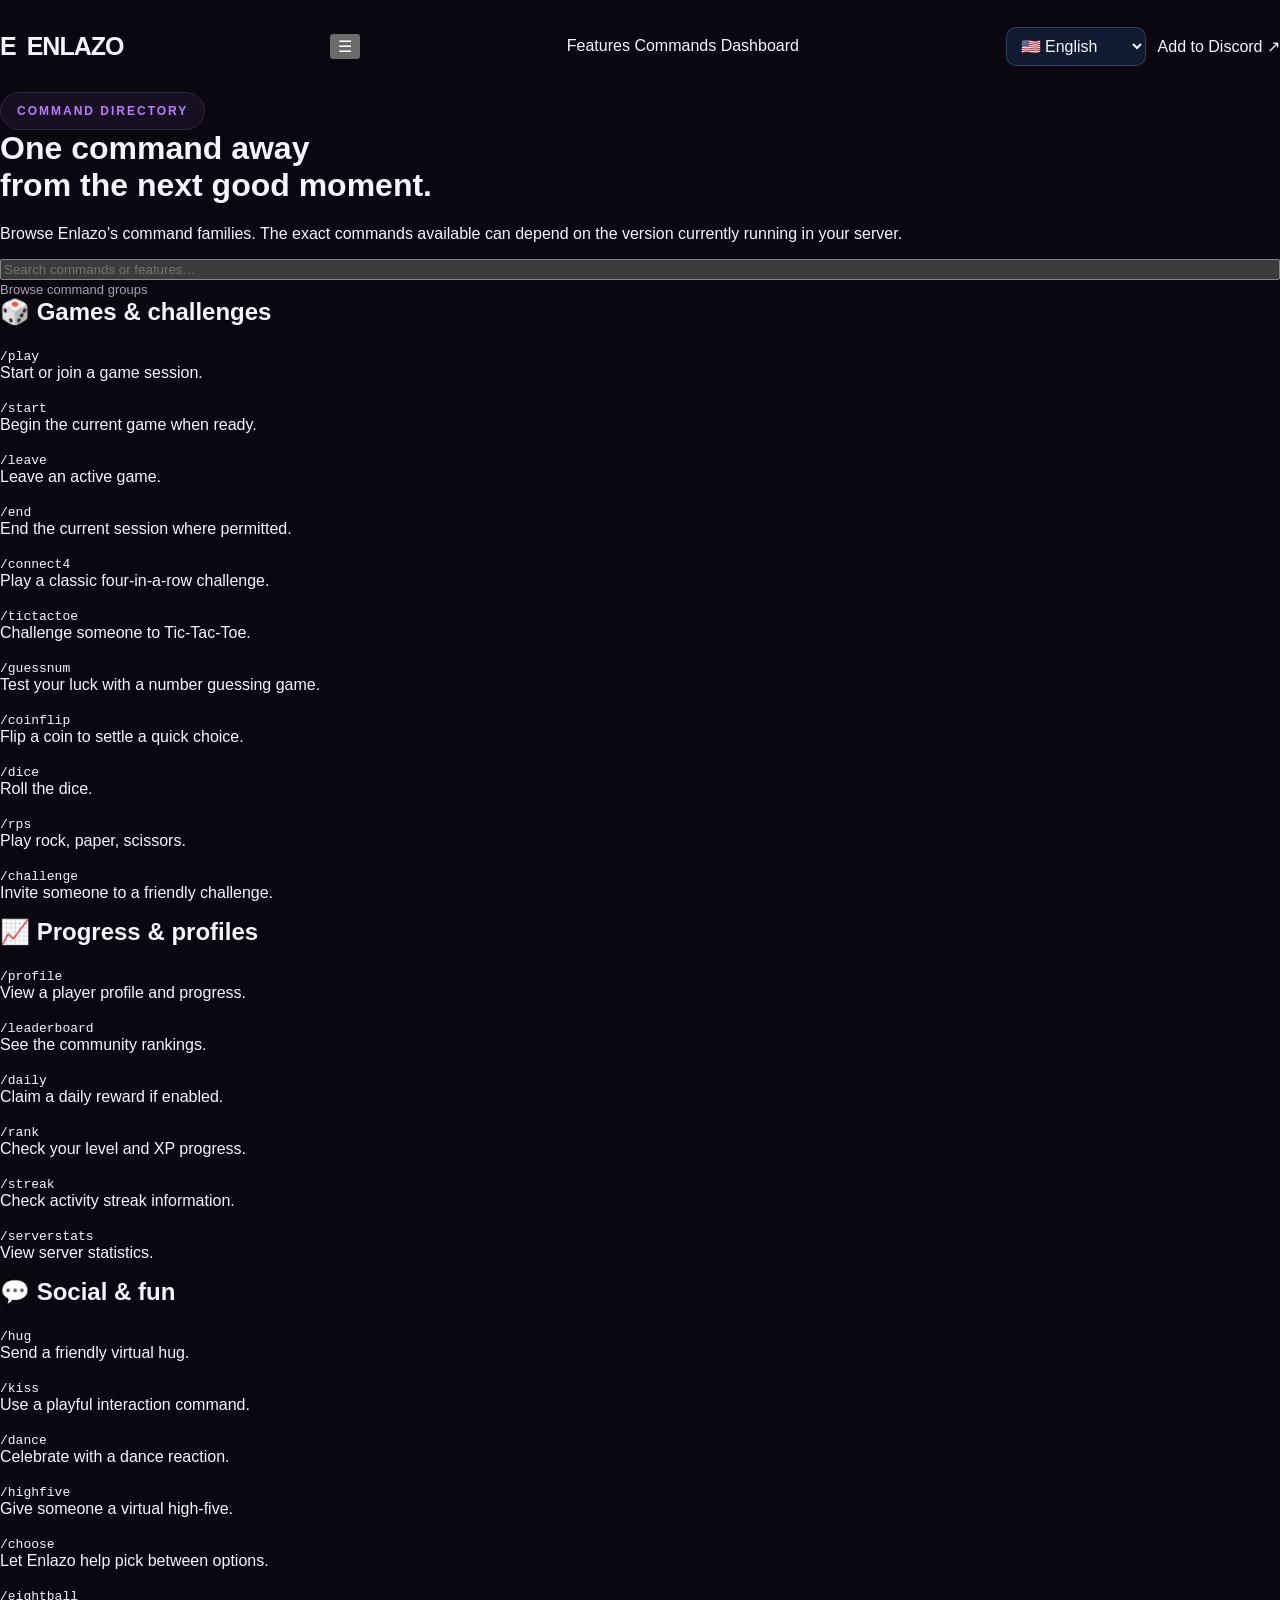
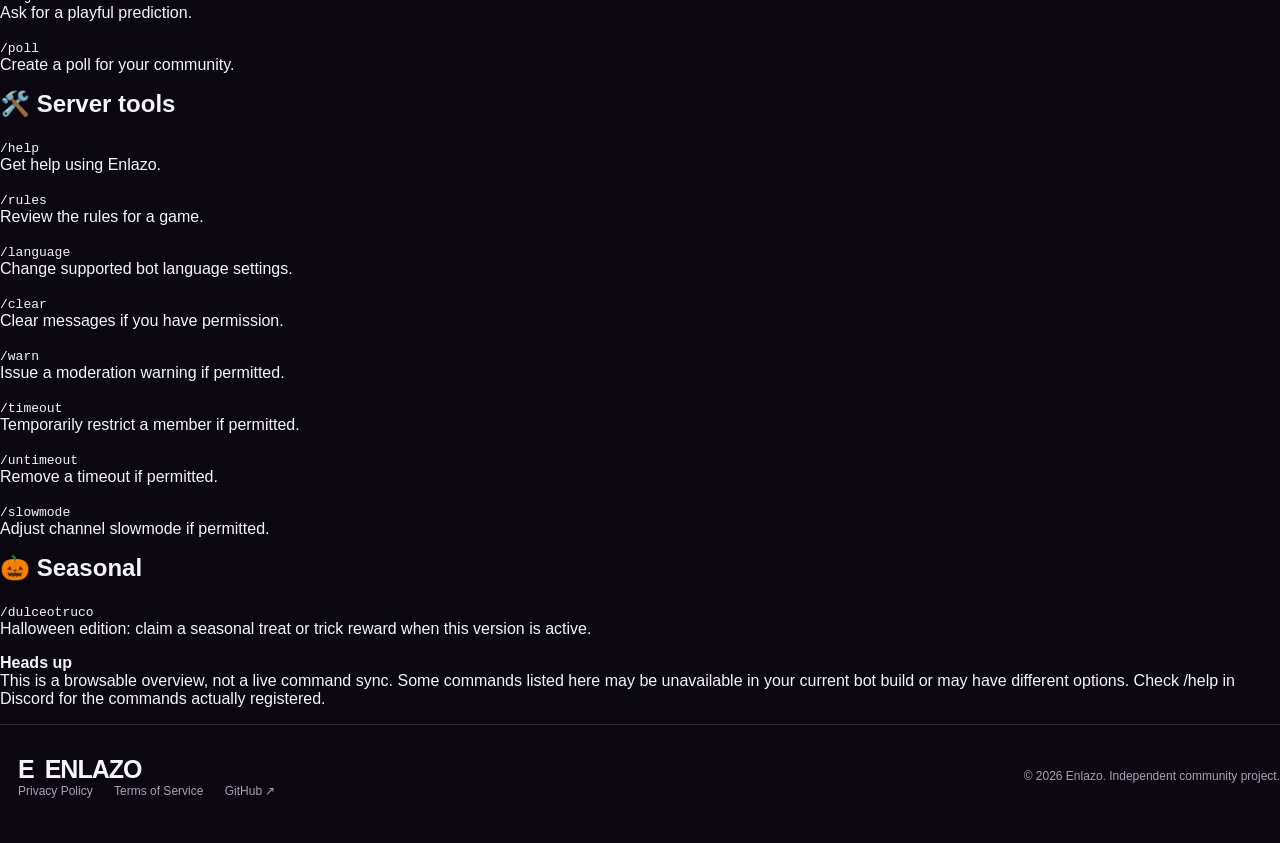
<file: commands.html>
<!doctype html>
<html lang="en">
<head>
  <meta charset="utf-8">
  <meta name="viewport" content="width=device-width, initial-scale=1">
  <meta name="theme-color" content="#080d1c">
  <meta name="description" content="Explore Enlazo's command directory for games, player profiles, community activities, and server tools.">
  <title>Commands — Enlazo</title>
  <link rel="stylesheet" href="assets/style.css">
  <style>
    .language-select {
      appearance: auto;
      color: var(--text, #f4f7ff);
      background: var(--card, #101a30);
      border: 1px solid rgba(140, 170, 220, .25);
      border-radius: 10px;
      padding: 9px 10px;
      font: inherit;
      max-width: 145px;
    }
    .command-item[hidden],
    .command-group[hidden] {
      display: none !important;
    }
    .search-row input {
      min-width: 0;
      width: 100%;
    }
    .command-item code {
      white-space: nowrap;
    }
    @media (max-width: 560px) {
      .search-row {
        align-items: stretch;
        flex-direction: column;
      }
      .language-select {
        max-width: 100%;
      }
    }
  </style>
</head>
<body>
  <div class="ambient ambient-one"></div>

  <header class="nav-wrap">
    <nav class="nav container">
      <a class="brand" href="index.html" aria-label="Enlazo home">
        <span class="brand-mark">E</span>
        <span>ENLAZO</span>
      </a>

      <button class="mobile-menu" type="button" aria-label="Toggle navigation" aria-expanded="false">☰</button>

      <div class="nav-links">
        <a href="index.html#features" data-i18n="navFeatures">Features</a>
        <a class="active" href="commands.html" data-i18n="navCommands">Commands</a>
        <a href="dashboard.html" data-i18n="navDashboard">Dashboard</a>
      </div>

      <div class="nav-actions">
        <select id="languageSelect" class="language-select" aria-label="Select language">
          <option value="en">🇺🇸 English</option>
          <option value="es">🇲🇽 Español</option>
          <option value="pt">🇧🇷 Português</option>
          <option value="fr">🇫🇷 Français</option>
          <option value="zh">🇨🇳 中文</option>
        </select>
        <a class="button button-small button-primary"
           href="https://discord.com/oauth2/authorize?client_id=1558587255726276730&amp;scope=bot%20applications.commands"
           target="_blank" rel="noopener noreferrer" data-i18n="invite">
          Add to Discord ↗
        </a>
      </div>
    </nav>
  </header>

  <main class="container page-main">
    <div class="eyebrow" data-i18n="eyebrow">COMMAND DIRECTORY</div>

    <h1>
      <span data-i18n="headline1">One command away</span><br>
      <span class="gradient-text" data-i18n="headline2">from the next good moment.</span>
    </h1>

    <p class="page-lead" data-i18n="lead">
      Browse Enlazo’s command families. The exact commands available can depend on the version currently running in your server.
    </p>

    <div class="search-row">
      <input
        id="commandSearch"
        type="search"
        placeholder="Search commands or features…"
        aria-label="Search commands"
        autocomplete="off"
      >
      <span id="commandCount" class="muted" aria-live="polite">Browse command groups</span>
    </div>

    <div class="command-groups" id="commandGroups">

      <section class="command-group">
        <h2 data-i18n="games">🎲 Games &amp; challenges</h2>
        <div class="command-list">
          <article class="command-item" data-search="play start multiplayer game">
            <code>/play</code><p data-i18n="play">Start or join a game session.</p>
          </article>
          <article class="command-item" data-search="start game">
            <code>/start</code><p data-i18n="start">Begin the current game when ready.</p>
          </article>
          <article class="command-item" data-search="leave exit game">
            <code>/leave</code><p data-i18n="leave">Leave an active game.</p>
          </article>
          <article class="command-item" data-search="end stop game">
            <code>/end</code><p data-i18n="end">End the current session where permitted.</p>
          </article>
          <article class="command-item" data-search="connect4 four in a row">
            <code>/connect4</code><p data-i18n="connect4">Play a classic four-in-a-row challenge.</p>
          </article>
          <article class="command-item" data-search="tictactoe tic tac toe noughts crosses">
            <code>/tictactoe</code><p data-i18n="tictactoe">Challenge someone to Tic-Tac-Toe.</p>
          </article>
          <article class="command-item" data-search="guessnum number guessing">
            <code>/guessnum</code><p data-i18n="guessnum">Test your luck with a number guessing game.</p>
          </article>
          <article class="command-item" data-search="coinflip coin heads tails">
            <code>/coinflip</code><p data-i18n="coinflip">Flip a coin to settle a quick choice.</p>
          </article>
          <article class="command-item" data-search="dice roll">
            <code>/dice</code><p data-i18n="dice">Roll the dice.</p>
          </article>
          <article class="command-item" data-search="rps rock paper scissors">
            <code>/rps</code><p data-i18n="rps">Play rock, paper, scissors.</p>
          </article>
          <article class="command-item" data-search="challenge friend">
            <code>/challenge</code><p data-i18n="challenge">Invite someone to a friendly challenge.</p>
          </article>
        </div>
      </section>

      <section class="command-group">
        <h2 data-i18n="progress">📈 Progress &amp; profiles</h2>
        <div class="command-list">
          <article class="command-item" data-search="profile stats">
            <code>/profile</code><p data-i18n="profile">View a player profile and progress.</p>
          </article>
          <article class="command-item" data-search="leaderboard ranking">
            <code>/leaderboard</code><p data-i18n="leaderboard">See the community rankings.</p>
          </article>
          <article class="command-item" data-search="daily reward xp">
            <code>/daily</code><p data-i18n="daily">Claim a daily reward if enabled.</p>
          </article>
          <article class="command-item" data-search="rank level xp">
            <code>/rank</code><p data-i18n="rank">Check your level and XP progress.</p>
          </article>
          <article class="command-item" data-search="streak consecutive days">
            <code>/streak</code><p data-i18n="streak">Check activity streak information.</p>
          </article>
          <article class="command-item" data-search="serverstats server statistics">
            <code>/serverstats</code><p data-i18n="serverstats">View server statistics.</p>
          </article>
        </div>
      </section>

      <section class="command-group">
        <h2 data-i18n="social">💬 Social &amp; fun</h2>
        <div class="command-list">
          <article class="command-item" data-search="hug embrace">
            <code>/hug</code><p data-i18n="hug">Send a friendly virtual hug.</p>
          </article>
          <article class="command-item" data-search="kiss playful interaction">
            <code>/kiss</code><p data-i18n="kiss">Use a playful interaction command.</p>
          </article>
          <article class="command-item" data-search="dance">
            <code>/dance</code><p data-i18n="dance">Celebrate with a dance reaction.</p>
          </article>
          <article class="command-item" data-search="highfive high five">
            <code>/highfive</code><p data-i18n="highfive">Give someone a virtual high-five.</p>
          </article>
          <article class="command-item" data-search="choose choice decision">
            <code>/choose</code><p data-i18n="choose">Let Enlazo help pick between options.</p>
          </article>
          <article class="command-item" data-search="eightball prediction">
            <code>/eightball</code><p data-i18n="eightball">Ask for a playful prediction.</p>
          </article>
          <article class="command-item" data-search="poll vote">
            <code>/poll</code><p data-i18n="poll">Create a poll for your community.</p>
          </article>
        </div>
      </section>

      <section class="command-group">
        <h2 data-i18n="tools">🛠️ Server tools</h2>
        <div class="command-list">
          <article class="command-item" data-search="help commands">
            <code>/help</code><p data-i18n="help">Get help using Enlazo.</p>
          </article>
          <article class="command-item" data-search="rules game rules">
            <code>/rules</code><p data-i18n="rules">Review the rules for a game.</p>
          </article>
          <article class="command-item" data-search="language idioma translation">
            <code>/language</code><p data-i18n="language">Change supported bot language settings.</p>
          </article>
          <article class="command-item" data-search="clear delete messages moderation">
            <code>/clear</code><p data-i18n="clear">Clear messages if you have permission.</p>
          </article>
          <article class="command-item" data-search="warn warning moderation">
            <code>/warn</code><p data-i18n="warn">Issue a moderation warning if permitted.</p>
          </article>
          <article class="command-item" data-search="timeout moderation member">
            <code>/timeout</code><p data-i18n="timeout">Temporarily restrict a member if permitted.</p>
          </article>
          <article class="command-item" data-search="untimeout moderation member">
            <code>/untimeout</code><p data-i18n="untimeout">Remove a timeout if permitted.</p>
          </article>
          <article class="command-item" data-search="slowmode channel">
            <code>/slowmode</code><p data-i18n="slowmode">Adjust channel slowmode if permitted.</p>
          </article>
        </div>
      </section>

      <section class="command-group">
        <h2 data-i18n="seasonal">🎃 Seasonal</h2>
        <div class="command-list">
          <article class="command-item" data-search="dulceotruco halloween seasonal reward streak">
            <code>/dulceotruco</code>
            <p data-i18n="dulceotruco">Halloween edition: claim a seasonal treat or trick reward when this version is active.</p>
          </article>
        </div>
      </section>

    </div>

    <div class="notice-box">
      <strong data-i18n="noticeTitle">Heads up</strong>
      <p data-i18n="notice">
        This is a browsable overview, not a live command sync. Some commands listed here may be unavailable in your current bot build or may have different options. Check /help in Discord for the commands actually registered.
      </p>
    </div>
  </main>

  <footer class="footer">
    <div class="container footer-main">
      <a class="brand" href="index.html">
        <span class="brand-mark">E</span>
        <span>ENLAZO</span>
      </a>
      <div class="footer-links">
        <a href="privacy.html" data-i18n="privacy">Privacy Policy</a>
        <a href="terms.html" data-i18n="terms">Terms of Service</a>
        <a href="https://github.com/derekelinasano2709-ops/EnlazoBot" target="_blank" rel="noopener noreferrer">GitHub ↗</a>
      </div>
    </div>
    <div class="container footer-bottom">
      <span>© <span id="year"></span> Enlazo.</span>
      <span data-i18n="footerNote">Independent community project.</span>
    </div>
  </footer>

  <script src="assets/app.js"></script>
  <script>
    (() => {
      const translations = {
        en: {
          navFeatures:"Features", navCommands:"Commands", navDashboard:"Dashboard",
          invite:"Add to Discord ↗", eyebrow:"COMMAND DIRECTORY",
          headline1:"One command away", headline2:"from the next good moment.",
          lead:"Browse Enlazo’s command families. The exact commands available can depend on the version currently running in your server.",
          search:"Search commands or features…", browse:"Browse command groups",
          matches:n=>`${n} matching commands`,
          games:"🎲 Games & challenges", progress:"📈 Progress & profiles",
          social:"💬 Social & fun", tools:"🛠️ Server tools", seasonal:"🎃 Seasonal",
          play:"Start or join a game session.", start:"Begin the current game when ready.",
          leave:"Leave an active game.", end:"End the current session where permitted.",
          connect4:"Play a classic four-in-a-row challenge.", tictactoe:"Challenge someone to Tic-Tac-Toe.",
          guessnum:"Test your luck with a number guessing game.", coinflip:"Flip a coin to settle a quick choice.",
          dice:"Roll the dice.", rps:"Play rock, paper, scissors.",
          challenge:"Invite someone to a friendly challenge.", profile:"View a player profile and progress.",
          leaderboard:"See the community rankings.", daily:"Claim a daily reward if enabled.",
          rank:"Check your level and XP progress.", streak:"Check activity streak information.",
          serverstats:"View server statistics.", hug:"Send a friendly virtual hug.",
          kiss:"Use a playful interaction command.", dance:"Celebrate with a dance reaction.",
          highfive:"Give someone a virtual high-five.", choose:"Let Enlazo help pick between options.",
          eightball:"Ask for a playful prediction.", poll:"Create a poll for your community.",
          help:"Get help using Enlazo.", rules:"Review the rules for a game.",
          language:"Change supported bot language settings.", clear:"Clear messages if you have permission.",
          warn:"Issue a moderation warning if permitted.",
          timeout:"Temporarily restrict a member if permitted.",
          untimeout:"Remove a timeout if permitted.", slowmode:"Adjust channel slowmode if permitted.",
          dulceotruco:"Halloween edition: claim a seasonal treat or trick reward when this version is active.",
          noticeTitle:"Heads up",
          notice:"This is a browsable overview, not a live command sync. Some commands listed here may be unavailable in your current bot build or may have different options. Check /help in Discord for the commands actually registered.",
          privacy:"Privacy Policy", terms:"Terms of Service",
          footerNote:"Independent community project."
        },
        es: {
          navFeatures:"Funciones", navCommands:"Comandos", navDashboard:"Panel",
          invite:"Añadir a Discord ↗", eyebrow:"DIRECTORIO DE COMANDOS",
          headline1:"Un comando te separa", headline2:"de tu próximo gran momento.",
          lead:"Explora las categorías de comandos de Enlazo. Los comandos disponibles dependen de la versión que esté funcionando en tu servidor.",
          search:"Buscar comandos o funciones…", browse:"Explora las categorías",
          matches:n=>`${n} comandos encontrados`,
          games:"🎲 Juegos y desafíos", progress:"📈 Progreso y perfiles",
          social:"💬 Social y diversión", tools:"🛠️ Herramientas del servidor", seasonal:"🎃 Temporada",
          play:"Inicia o únete a una partida.", start:"Comienza la partida cuando todo esté listo.",
          leave:"Sal de una partida activa.", end:"Termina la sesión si tienes permiso.",
          connect4:"Juega al clásico de cuatro en línea.", tictactoe:"Desafía a alguien al tres en raya.",
          guessnum:"Pon a prueba tu suerte adivinando un número.", coinflip:"Lanza una moneda para decidir rápidamente.",
          dice:"Lanza los dados.", rps:"Juega piedra, papel o tijeras.",
          challenge:"Invita a alguien a un desafío amistoso.", profile:"Consulta el perfil y el progreso de un jugador.",
          leaderboard:"Consulta la clasificación de la comunidad.", daily:"Reclama una recompensa diaria si está habilitada.",
          rank:"Consulta tu nivel y experiencia (XP).", streak:"Consulta tu racha de actividad.",
          serverstats:"Consulta las estadísticas del servidor.", hug:"Envía un abrazo virtual amistoso.",
          kiss:"Usa un comando de interacción divertida.", dance:"Celebra con una reacción de baile.",
          highfive:"Choca los cinco virtualmente.", choose:"Deja que Enlazo te ayude a elegir.",
          eightball:"Pide una predicción divertida.", poll:"Crea una encuesta para tu comunidad.",
          help:"Obtén ayuda para usar Enlazo.", rules:"Consulta las reglas de un juego.",
          language:"Cambia el idioma compatible del bot.", clear:"Borra mensajes si tienes permiso.",
          warn:"Emite una advertencia de moderación si tienes permiso.",
          timeout:"Restringe temporalmente a un miembro si tienes permiso.",
          untimeout:"Retira una restricción temporal.", slowmode:"Ajusta el modo lento del canal si tienes permiso.",
          dulceotruco:"Edición de Halloween: reclama una recompensa temática cuando esta versión esté activa.",
          noticeTitle:"Importante",
          notice:"Este directorio es informativo y no se sincroniza en tiempo real con el bot. Algunos comandos podrían no estar disponibles en tu versión o tener opciones diferentes. Usa /help en Discord para consultar los comandos registrados.",
          privacy:"Política de privacidad", terms:"Términos del servicio",
          footerNote:"Proyecto comunitario independiente."
        },
        pt: {
          navFeatures:"Recursos", navCommands:"Comandos", navDashboard:"Painel",
          invite:"Adicionar ao Discord ↗", eyebrow:"DIRETÓRIO DE COMANDOS",
          headline1:"Um comando de distância", headline2:"do seu próximo grande momento.",
          lead:"Explore as categorias de comandos do Enlazo. Os comandos disponíveis dependem da versão que está funcionando no seu servidor.",
          search:"Buscar comandos ou recursos…", browse:"Explore as categorias",
          matches:n=>`${n} comandos encontrados`,
          games:"🎲 Jogos e desafios", progress:"📈 Progresso e perfis",
          social:"💬 Social e diversão", tools:"🛠️ Ferramentas do servidor", seasonal:"🎃 Sazonal",
          play:"Inicie ou entre em uma partida.", start:"Comece a partida quando estiver tudo pronto.",
          leave:"Saia de uma partida ativa.", end:"Encerre a sessão quando tiver permissão.",
          connect4:"Jogue o clássico jogo de quatro em linha.", tictactoe:"Desafie alguém para jogo da velha.",
          guessnum:"Teste sua sorte adivinhando um número.", coinflip:"Jogue uma moeda para decidir rapidamente.",
          dice:"Role os dados.", rps:"Jogue pedra, papel e tesoura.",
          challenge:"Convide alguém para um desafio amigável.", profile:"Veja o perfil e o progresso de um jogador.",
          leaderboard:"Veja a classificação da comunidade.", daily:"Resgate uma recompensa diária, se ativada.",
          rank:"Confira seu nível e XP.", streak:"Confira sua sequência de atividade.",
          serverstats:"Veja as estatísticas do servidor.", hug:"Envie um abraço virtual amigável.",
          kiss:"Use um comando de interação divertida.", dance:"Comemore com uma reação de dança.",
          highfive:"Dê um toque virtual de mãos.", choose:"Deixe o Enlazo ajudar você a escolher.",
          eightball:"Peça uma previsão divertida.", poll:"Crie uma enquete para sua comunidade.",
          help:"Obtenha ajuda para usar o Enlazo.", rules:"Consulte as regras de um jogo.",
          language:"Altere o idioma compatível do bot.", clear:"Apague mensagens se tiver permissão.",
          warn:"Emita um aviso de moderação se tiver permissão.",
          timeout:"Restrinja temporariamente um membro se tiver permissão.",
          untimeout:"Remova uma restrição temporária.", slowmode:"Ajuste o modo lento do canal se tiver permissão.",
          dulceotruco:"Edição de Halloween: resgate uma recompensa temática quando esta versão estiver ativa.",
          noticeTitle:"Atenção",
          notice:"Este diretório é informativo e não sincroniza os comandos em tempo real. Alguns comandos podem não estar disponíveis na versão atual ou ter opções diferentes. Use /help no Discord para consultar os comandos registrados.",
          privacy:"Política de privacidade", terms:"Termos de serviço",
          footerNote:"Projeto comunitário independente."
        },
        fr: {
          navFeatures:"Fonctionnalités", navCommands:"Commandes", navDashboard:"Tableau de bord",
          invite:"Ajouter à Discord ↗", eyebrow:"RÉPERTOIRE DES COMMANDES",
          headline1:"Une commande suffit", headline2:"pour vivre un bon moment.",
          lead:"Découvrez les catégories de commandes d’Enlazo. Les commandes disponibles dépendent de la version exécutée sur votre serveur.",
          search:"Rechercher des commandes ou fonctions…", browse:"Parcourir les catégories",
          matches:n=>`${n} commandes trouvées`,
          games:"🎲 Jeux et défis", progress:"📈 Progression et profils",
          social:"💬 Social et divertissement", tools:"🛠️ Outils du serveur", seasonal:"🎃 Saisonnier",
          play:"Démarrer ou rejoindre une partie.", start:"Lancer la partie lorsque tout est prêt.",
          leave:"Quitter une partie en cours.", end:"Terminer la session si vous en avez l’autorisation.",
          connect4:"Jouer au jeu classique des quatre jetons alignés.", tictactoe:"Défier quelqu’un au morpion.",
          guessnum:"Tenter de deviner un nombre.", coinflip:"Lancer une pièce pour choisir rapidement.",
          dice:"Lancer les dés.", rps:"Jouer à pierre-papier-ciseaux.",
          challenge:"Inviter quelqu’un à un défi amical.", profile:"Consulter le profil et la progression d’un joueur.",
          leaderboard:"Consulter le classement de la communauté.", daily:"Récupérer une récompense quotidienne si elle est activée.",
          rank:"Consulter votre niveau et vos XP.", streak:"Consulter votre série d’activité.",
          serverstats:"Consulter les statistiques du serveur.", hug:"Envoyer un câlin virtuel amical.",
          kiss:"Utiliser une commande d’interaction ludique.", dance:"Célébrer avec une réaction de danse.",
          highfive:"Faire un tape-m’en-cinq virtuel.", choose:"Laisser Enlazo vous aider à choisir.",
          eightball:"Demander une prédiction amusante.", poll:"Créer un sondage pour votre communauté.",
          help:"Obtenir de l’aide pour utiliser Enlazo.", rules:"Consulter les règles d’un jeu.",
          language:"Modifier la langue prise en charge par le bot.", clear:"Supprimer des messages si vous y êtes autorisé.",
          warn:"Émettre un avertissement de modération si autorisé.",
          timeout:"Restreindre temporairement un membre si autorisé.",
          untimeout:"Retirer une restriction temporaire.", slowmode:"Régler le mode lent du salon si autorisé.",
          dulceotruco:"Édition Halloween : récupérer une récompense saisonnière lorsque cette version est active.",
          noticeTitle:"À noter",
          notice:"Ce répertoire est informatif et n’est pas synchronisé en direct avec le bot. Certaines commandes peuvent être indisponibles dans votre version ou proposer des options différentes. Utilisez /help sur Discord pour voir les commandes réellement enregistrées.",
          privacy:"Politique de confidentialité", terms:"Conditions d’utilisation",
          footerNote:"Projet communautaire indépendant."
        },
        zh: {
          navFeatures:"功能", navCommands:"命令", navDashboard:"控制面板",
          invite:"添加到 Discord ↗", eyebrow:"命令目录",
          headline1:"只需一个命令", headline2:"开启下一段精彩时光。",
          lead:"浏览 Enlazo 的命令分类。实际可用的命令取决于服务器当前运行的机器人版本。",
          search:"搜索命令或功能…", browse:"浏览命令分类",
          matches:n=>`找到 ${n} 个命令`,
          games:"🎲 游戏与挑战", progress:"📈 进度与个人资料",
          social:"💬 社交与娱乐", tools:"🛠️ 服务器工具", seasonal:"🎃 季节活动",
          play:"开始或加入游戏。", start:"准备好后开始当前游戏。",
          leave:"离开正在进行的游戏。", end:"在获得许可的情况下结束当前游戏。",
          connect4:"体验经典四子连线游戏。", tictactoe:"邀请他人玩井字棋。",
          guessnum:"通过猜数字测试运气。", coinflip:"抛硬币，快速做出选择。",
          dice:"掷骰子。", rps:"玩石头、剪刀、布。",
          challenge:"邀请他人参加友好挑战。", profile:"查看玩家资料与进度。",
          leaderboard:"查看社区排行榜。", daily:"如果已启用，可领取每日奖励。",
          rank:"查看等级与经验值。", streak:"查看连续活跃记录。",
          serverstats:"查看服务器统计数据。", hug:"发送友好的虚拟拥抱。",
          kiss:"使用趣味互动命令。", dance:"用跳舞反应庆祝。",
          highfive:"发送虚拟击掌。", choose:"让 Enlazo 帮你做选择。",
          eightball:"获取一个有趣的预测。", poll:"为社区创建投票。",
          help:"获取 Enlazo 使用帮助。", rules:"查看游戏规则。",
          language:"更改机器人支持的语言设置。", clear:"在拥有权限时清除消息。",
          warn:"在拥有权限时发出管理警告。",
          timeout:"在拥有权限时暂时限制成员。",
          untimeout:"解除临时限制。", slowmode:"在拥有权限时调整频道慢速模式。",
          dulceotruco:"万圣节版本：在该版本启用时领取节日奖励。",
          noticeTitle:"请注意",
          notice:"这是供浏览的命令目录，不会实时同步机器人命令。当前版本可能不支持某些命令，或提供不同的选项。请在 Discord 中使用 /help 查看实际注册的命令。",
          privacy:"隐私政策", terms:"服务条款",
          footerNote:"独立社区项目。"
        }
      };

      const select = document.getElementById("languageSelect");
      const search = document.getElementById("commandSearch");
      const count = document.getElementById("commandCount");
      const items = [...document.querySelectorAll(".command-item")];
      const groups = [...document.querySelectorAll(".command-group")];

      function applyLanguage(language) {
        const lang = translations[language] ? language : "en";
        const t = translations[lang];

        document.documentElement.lang = lang;
        document.title = t.navCommands + " — Enlazo";
        select.value = lang;
        select.setAttribute("aria-label", ({
          en:"Select language", es:"Seleccionar idioma",
          pt:"Selecionar idioma", fr:"Choisir la langue", zh:"选择语言"
        })[lang]);

        document.querySelectorAll("[data-i18n]").forEach(element => {
          const key = element.dataset.i18n;
          if (typeof t[key] === "string") element.textContent = t[key];
        });

        search.placeholder = t.search;
        search.setAttribute("aria-label", t.search);
        updateCount();
      }

      function updateCount() {
        const t = translations[select.value] || translations.en;
        const query = search.value.trim().toLocaleLowerCase();
        let visible = 0;

        items.forEach(item => {
          const text = (
            item.innerText + " " + (item.dataset.search || "")
          ).toLocaleLowerCase();
          const matches = !query || text.includes(query);
          item.hidden = !matches;
          if (matches) visible++;
        });

        groups.forEach(group => {
          group.hidden = !group.querySelector(".command-item:not([hidden])");
        });

        count.textContent = query ? t.matches(visible) : t.browse;
      }

      let savedLanguage = "en";
      try {
        savedLanguage = localStorage.getItem("enlazo_language") || "en";
      } catch (_) {}

      select.addEventListener("change", () => {
        const language = translations[select.value] ? select.value : "en";
        try {
          localStorage.setItem("enlazo_language", language);
        } catch (_) {}
        applyLanguage(language);
      });

      search.addEventListener("input", updateCount);

      applyLanguage(savedLanguage);
      updateCount();

      const year = document.getElementById("year");
      if (year) year.textContent = new Date().getFullYear();

      const menuButton = document.querySelector(".mobile-menu");
      const navLinks = document.querySelector(".nav-links");

      if (menuButton && navLinks) {
        menuButton.addEventListener("click", () => {
          const isOpen = navLinks.classList.toggle("open");
          menuButton.setAttribute("aria-expanded", String(isOpen));
        });
      }
    })();
  </script>
</body>
</html>
</file>
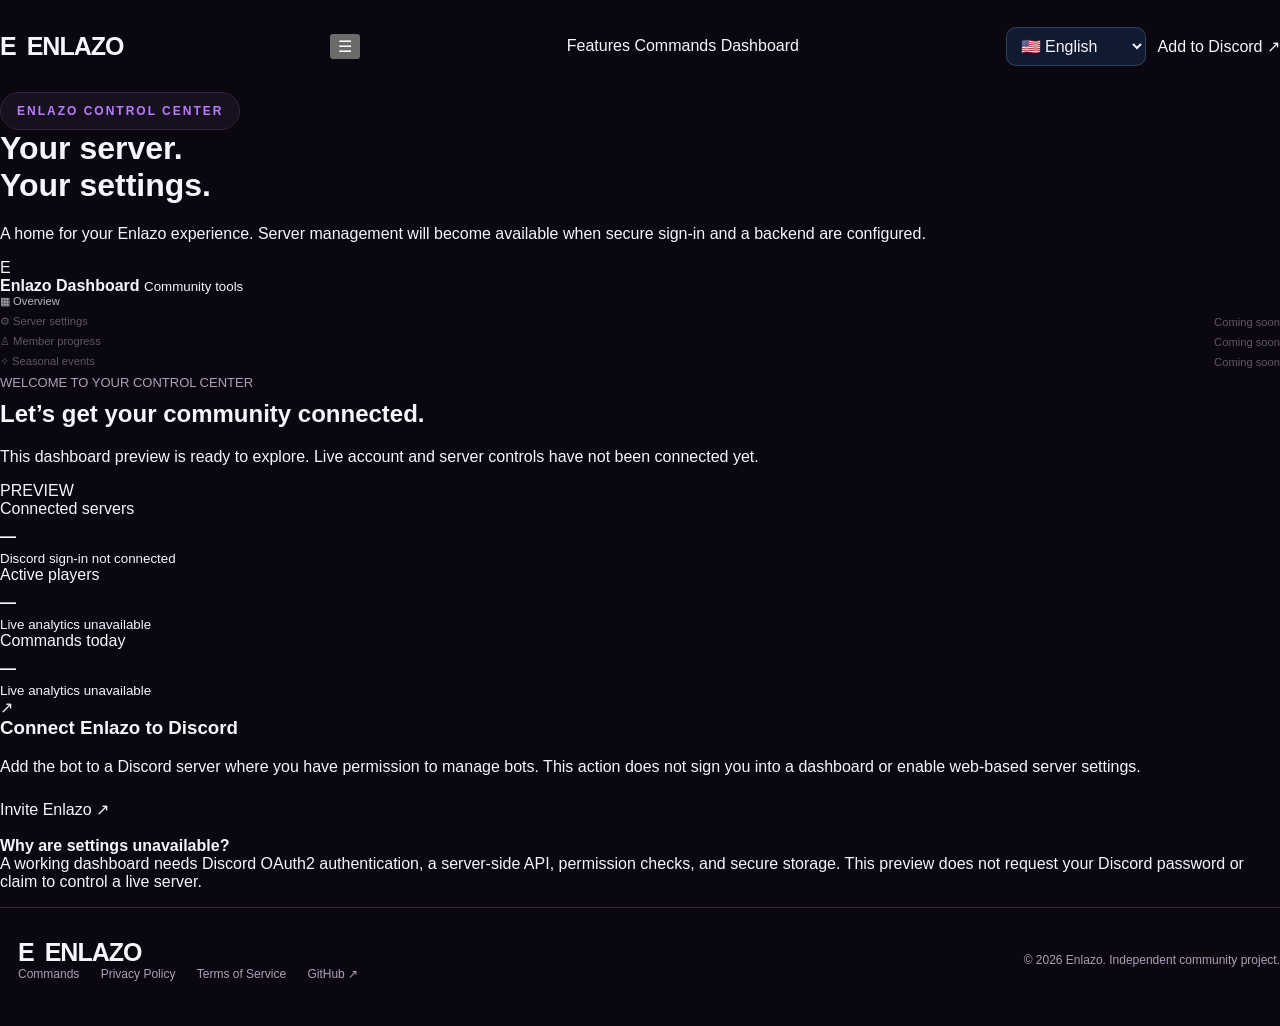
<file: dashboard.html>
<!doctype html>
<html lang="en">
<head>
  <meta charset="utf-8">
  <meta name="viewport" content="width=device-width, initial-scale=1">
  <meta name="theme-color" content="#080d1c">
  <meta name="description" content="Enlazo Dashboard — your home for community tools, server settings, and player progress.">
  <title>Dashboard — Enlazo</title>
  <link rel="stylesheet" href="assets/style.css">
  <style>
    .language-select {
      color: var(--text, #f4f7ff);
      background: var(--card, #101a30);
      border: 1px solid rgba(140, 170, 220, .25);
      border-radius: 10px;
      padding: 9px 10px;
      font: inherit;
      max-width: 145px;
    }

    .dash-nav {
      display: flex;
      justify-content: space-between;
      align-items: center;
      gap: 10px;
    }

    .dash-nav span {
      font-size: .7rem;
      opacity: .75;
      text-align: right;
    }

    .dash-nav.disabled {
      cursor: not-allowed;
      opacity: .7;
    }

    .dash-welcome {
      gap: 18px;
      align-items: flex-start;
    }

    .dash-welcome h2 {
      margin-top: 10px;
    }

    .status-demo {
      white-space: nowrap;
    }

    .metric-card {
      min-width: 0;
    }

    .metric-card span,
    .metric-card small {
      display: block;
    }

    .metric-card strong {
      display: block;
      margin: 10px 0 5px;
    }

    .setup-icon {
      flex-shrink: 0;
    }

    .dashboard-note {
      margin-top: 18px;
    }

    .dash-setup .button {
      display: inline-flex;
      margin-top: 8px;
    }

    @media (max-width: 600px) {
      .language-select {
        max-width: 100%;
      }

      .dash-welcome {
        flex-direction: column;
      }

      .status-demo {
        white-space: normal;
      }

      .dash-nav {
        align-items: flex-start;
      }
    }
  </style>
</head>
<body>
  <div class="ambient ambient-one"></div>

  <header class="nav-wrap">
    <nav class="nav container">
      <a class="brand" href="index.html" aria-label="Enlazo home">
        <span class="brand-mark">E</span>
        <span>ENLAZO</span>
      </a>

      <button class="mobile-menu" type="button"
              aria-label="Toggle navigation" aria-expanded="false">☰</button>

      <div class="nav-links">
        <a href="index.html#features" data-i18n="features">Features</a>
        <a href="commands.html" data-i18n="commands">Commands</a>
        <a class="active" href="dashboard.html" data-i18n="dashboard">Dashboard</a>
      </div>

      <div class="nav-actions">
        <select id="languageSelect" class="language-select" aria-label="Select language">
          <option value="en">🇺🇸 English</option>
          <option value="es">🇲🇽 Español</option>
          <option value="pt">🇧🇷 Português</option>
          <option value="fr">🇫🇷 Français</option>
          <option value="zh">🇨🇳 中文</option>
        </select>

        <a class="button button-small button-primary"
           href="https://discord.com/oauth2/authorize?client_id=1558587255726276730&amp;scope=bot%20applications.commands"
           target="_blank" rel="noopener noreferrer" data-i18n="addBot">
          Add to Discord ↗
        </a>
      </div>
    </nav>
  </header>

  <main class="container page-main">
    <div class="eyebrow" data-i18n="eyebrow">ENLAZO CONTROL CENTER</div>

    <h1>
      <span data-i18n="headline1">Your server.</span><br>
      <span class="gradient-text" data-i18n="headline2">Your settings.</span>
    </h1>

    <p class="page-lead" data-i18n="lead">
      A home for your Enlazo experience. Server management will become available when secure sign-in and a backend are configured.
    </p>

    <div class="dashboard-layout">
      <aside class="dash-side">
        <div class="dash-user">
          <div class="bot-avatar small-avatar">E</div>
          <div>
            <b>Enlazo Dashboard</b>
            <small data-i18n="communityTools">Community tools</small>
          </div>
        </div>

        <div class="dash-nav active">
          <span data-i18n="overview">▦ Overview</span>
        </div>

        <div class="dash-nav disabled muted" aria-disabled="true">
          <span data-i18n="serverSettings">⚙ Server settings</span>
          <span data-i18n="comingSoon">Coming soon</span>
        </div>

        <div class="dash-nav disabled muted" aria-disabled="true">
          <span data-i18n="memberProgress">♙ Member progress</span>
          <span data-i18n="comingSoon">Coming soon</span>
        </div>

        <div class="dash-nav disabled muted" aria-disabled="true">
          <span data-i18n="seasonalEvents">✧ Seasonal events</span>
          <span data-i18n="comingSoon">Coming soon</span>
        </div>
      </aside>

      <section class="dash-content">
        <div class="dash-welcome">
          <div>
            <div class="muted" data-i18n="welcomeLabel">WELCOME TO YOUR CONTROL CENTER</div>
            <h2 data-i18n="welcomeTitle">Let’s get your community connected.</h2>
            <p data-i18n="welcomeDescription">
              This dashboard preview is ready to explore. Live account and server controls have not been connected yet.
            </p>
          </div>

          <span class="status-pill status-demo" data-i18n="preview">PREVIEW</span>
        </div>

        <div class="dash-metrics">
          <div class="metric-card">
            <span data-i18n="connectedServers">Connected servers</span>
            <strong>—</strong>
            <small data-i18n="requiresLogin">Discord sign-in not connected</small>
          </div>

          <div class="metric-card">
            <span data-i18n="activePlayers">Active players</span>
            <strong>—</strong>
            <small data-i18n="analyticsUnavailable">Live analytics unavailable</small>
          </div>

          <div class="metric-card">
            <span data-i18n="commandsToday">Commands today</span>
            <strong>—</strong>
            <small data-i18n="analyticsUnavailable">Live analytics unavailable</small>
          </div>
        </div>

        <div class="dash-setup">
          <div class="setup-icon">↗</div>
          <div>
            <h3 data-i18n="connectTitle">Connect Enlazo to Discord</h3>
            <p data-i18n="connectDescription">
              Add the bot to a Discord server where you have permission to manage bots. This action does not sign you into a dashboard or enable web-based server settings.
            </p>

            <a class="button button-primary"
               href="https://discord.com/oauth2/authorize?client_id=1558587255726276730&amp;scope=bot%20applications.commands"
               target="_blank" rel="noopener noreferrer" data-i18n="invite">
              Invite Enlazo ↗
            </a>
          </div>
        </div>

        <div class="notice-box dashboard-note">
          <strong data-i18n="noticeTitle">Why are settings unavailable?</strong>
          <p data-i18n="noticeDescription">
            A working dashboard needs Discord OAuth2 authentication, a server-side API, permission checks, and secure storage. This preview does not request your Discord password or claim to control a live server.
          </p>
        </div>
      </section>
    </div>
  </main>

  <footer class="footer">
    <div class="container footer-main">
      <a class="brand" href="index.html">
        <span class="brand-mark">E</span>
        <span>ENLAZO</span>
      </a>

      <div class="footer-links">
        <a href="commands.html" data-i18n="commands">Commands</a>
        <a href="privacy.html" data-i18n="privacy">Privacy Policy</a>
        <a href="terms.html" data-i18n="terms">Terms of Service</a>
        <a href="https://github.com/derekelinasano2709-ops/EnlazoBot"
           target="_blank" rel="noopener noreferrer">GitHub ↗</a>
      </div>
    </div>

    <div class="container footer-bottom">
      <span>© <span id="year"></span> Enlazo.</span>
      <span data-i18n="footerNote">Independent community project.</span>
    </div>
  </footer>

  <script src="assets/app.js"></script>
  <script>
    (() => {
      const translations = {
        en: {
          features:"Features", commands:"Commands", dashboard:"Dashboard",
          addBot:"Add to Discord ↗", eyebrow:"ENLAZO CONTROL CENTER",
          headline1:"Your server.", headline2:"Your settings.",
          lead:"A home for your Enlazo experience. Server management will become available when secure sign-in and a backend are configured.",
          communityTools:"Community tools", overview:"▦ Overview",
          serverSettings:"⚙ Server settings", memberProgress:"♙ Member progress",
          seasonalEvents:"✧ Seasonal events", comingSoon:"Coming soon",
          welcomeLabel:"WELCOME TO YOUR CONTROL CENTER",
          welcomeTitle:"Let’s get your community connected.",
          welcomeDescription:"This dashboard preview is ready to explore. Live account and server controls have not been connected yet.",
          preview:"PREVIEW", connectedServers:"Connected servers",
          requiresLogin:"Discord sign-in not connected",
          activePlayers:"Active players", commandsToday:"Commands today",
          analyticsUnavailable:"Live analytics unavailable",
          connectTitle:"Connect Enlazo to Discord",
          connectDescription:"Add the bot to a Discord server where you have permission to manage bots. This action does not sign you into a dashboard or enable web-based server settings.",
          invite:"Invite Enlazo ↗", noticeTitle:"Why are settings unavailable?",
          noticeDescription:"A working dashboard needs Discord OAuth2 authentication, a server-side API, permission checks, and secure storage. This preview does not request your Discord password or claim to control a live server.",
          privacy:"Privacy Policy", terms:"Terms of Service",
          footerNote:"Independent community project."
        },
        es: {
          features:"Funciones", commands:"Comandos", dashboard:"Panel",
          addBot:"Añadir a Discord ↗", eyebrow:"CENTRO DE CONTROL DE ENLAZO",
          headline1:"Tu servidor.", headline2:"Tu configuración.",
          lead:"Tu espacio para Enlazo. La administración del servidor estará disponible cuando se configuren el inicio de sesión seguro y un backend.",
          communityTools:"Herramientas comunitarias", overview:"▦ Resumen",
          serverSettings:"⚙ Ajustes del servidor", memberProgress:"♙ Progreso de miembros",
          seasonalEvents:"✧ Eventos de temporada", comingSoon:"Próximamente",
          welcomeLabel:"BIENVENIDO A TU CENTRO DE CONTROL",
          welcomeTitle:"Conectemos a tu comunidad.",
          welcomeDescription:"Esta vista previa del panel ya está disponible. La cuenta y los controles del servidor aún no están conectados.",
          preview:"VISTA PREVIA", connectedServers:"Servidores conectados",
          requiresLogin:"Inicio de sesión con Discord no conectado",
          activePlayers:"Jugadores activos", commandsToday:"Comandos de hoy",
          analyticsUnavailable:"Estadísticas en tiempo real no disponibles",
          connectTitle:"Conecta Enlazo con Discord",
          connectDescription:"Añade el bot a un servidor de Discord donde tengas permiso para administrar bots. Esta acción no inicia sesión en el panel ni activa la administración del servidor desde la web.",
          invite:"Invitar a Enlazo ↗", noticeTitle:"¿Por qué no están disponibles los ajustes?",
          noticeDescription:"Un panel funcional necesita autenticación OAuth2 de Discord, una API en el servidor, comprobaciones de permisos y almacenamiento seguro. Esta vista previa no solicita tu contraseña de Discord ni afirma controlar un servidor en tiempo real.",
          privacy:"Política de privacidad", terms:"Términos del servicio",
          footerNote:"Proyecto comunitario independiente."
        },
        pt: {
          features:"Recursos", commands:"Comandos", dashboard:"Painel",
          addBot:"Adicionar ao Discord ↗", eyebrow:"CENTRAL DE CONTROLE DO ENLAZO",
          headline1:"Seu servidor.", headline2:"Suas configurações.",
          lead:"Seu espaço para o Enlazo. O gerenciamento do servidor estará disponível quando o login seguro e um backend forem configurados.",
          communityTools:"Ferramentas da comunidade", overview:"▦ Visão geral",
          serverSettings:"⚙ Configurações do servidor", memberProgress:"♙ Progresso dos membros",
          seasonalEvents:"✧ Eventos sazonais", comingSoon:"Em breve",
          welcomeLabel:"BEM-VINDO À SUA CENTRAL DE CONTROLE",
          welcomeTitle:"Vamos conectar sua comunidade.",
          welcomeDescription:"Esta prévia do painel está pronta para explorar. A conta e os controles do servidor ainda não estão conectados.",
          preview:"PRÉVIA", connectedServers:"Servidores conectados",
          requiresLogin:"Login do Discord não conectado",
          activePlayers:"Jogadores ativos", commandsToday:"Comandos hoje",
          analyticsUnavailable:"Estatísticas em tempo real indisponíveis",
          connectTitle:"Conecte o Enlazo ao Discord",
          connectDescription:"Adicione o bot a um servidor do Discord onde você tenha permissão para gerenciar bots. Isso não inicia uma sessão no painel nem habilita configurações do servidor pela web.",
          invite:"Convidar Enlazo ↗", noticeTitle:"Por que as configurações não estão disponíveis?",
          noticeDescription:"Um painel funcional precisa de autenticação Discord OAuth2, uma API no servidor, verificações de permissão e armazenamento seguro. Esta prévia não solicita sua senha do Discord nem afirma controlar um servidor em tempo real.",
          privacy:"Política de privacidade", terms:"Termos de serviço",
          footerNote:"Projeto comunitário independente."
        },
        fr: {
          features:"Fonctionnalités", commands:"Commandes", dashboard:"Tableau de bord",
          addBot:"Ajouter à Discord ↗", eyebrow:"CENTRE DE CONTRÔLE ENLAZO",
          headline1:"Votre serveur.", headline2:"Vos paramètres.",
          lead:"Votre espace Enlazo. La gestion du serveur sera disponible lorsque la connexion sécurisée et un backend seront configurés.",
          communityTools:"Outils communautaires", overview:"▦ Vue d’ensemble",
          serverSettings:"⚙ Paramètres du serveur", memberProgress:"♙ Progression des membres",
          seasonalEvents:"✧ Événements saisonniers", comingSoon:"Bientôt disponible",
          welcomeLabel:"BIENVENUE DANS VOTRE CENTRE DE CONTRÔLE",
          welcomeTitle:"Connectons votre communauté.",
          welcomeDescription:"Cette prévisualisation du tableau de bord est disponible. Le compte et les commandes du serveur ne sont pas encore connectés.",
          preview:"APERÇU", connectedServers:"Serveurs connectés",
          requiresLogin:"Connexion Discord non configurée",
          activePlayers:"Joueurs actifs", commandsToday:"Commandes aujourd’hui",
          analyticsUnavailable:"Statistiques en direct indisponibles",
          connectTitle:"Connecter Enlazo à Discord",
          connectDescription:"Ajoutez le bot à un serveur Discord sur lequel vous êtes autorisé à gérer les bots. Cette action ne vous connecte pas au tableau de bord et n’active pas la gestion du serveur depuis le site.",
          invite:"Inviter Enlazo ↗", noticeTitle:"Pourquoi les paramètres sont-ils indisponibles ?",
          noticeDescription:"Un tableau de bord fonctionnel nécessite l’authentification Discord OAuth2, une API côté serveur, des vérifications des autorisations et un stockage sécurisé. Cet aperçu ne demande pas votre mot de passe Discord et ne prétend pas contrôler un serveur en direct.",
          privacy:"Politique de confidentialité", terms:"Conditions d’utilisation",
          footerNote:"Projet communautaire indépendant."
        },
        zh: {
          features:"功能", commands:"命令", dashboard:"控制面板",
          addBot:"添加到 Discord ↗", eyebrow:"ENLAZO 控制中心",
          headline1:"你的服务器。", headline2:"你的设置。",
          lead:"你的 Enlazo 管理空间。配置安全登录和后端服务后，才能启用服务器管理功能。",
          communityTools:"社区工具", overview:"▦ 概览",
          serverSettings:"⚙ 服务器设置", memberProgress:"♙ 成员进度",
          seasonalEvents:"✧ 季节活动", comingSoon:"即将推出",
          welcomeLabel:"欢迎来到控制中心",
          welcomeTitle:"让我们连接你的社区。",
          welcomeDescription:"控制面板预览已准备就绪，但账户和实时服务器控制功能尚未连接。",
          preview:"预览版", connectedServers:"已连接的服务器",
          requiresLogin:"尚未连接 Discord 登录",
          activePlayers:"活跃玩家", commandsToday:"今日命令数",
          analyticsUnavailable:"暂无法提供实时统计",
          connectTitle:"将 Enlazo 连接到 Discord",
          connectDescription:"将机器人添加到你有权管理机器人的 Discord 服务器。此操作不会登录控制面板，也不会启用网页服务器设置。",
          invite:"邀请 Enlazo ↗", noticeTitle:"为什么设置暂不可用？",
          noticeDescription:"真正可用的控制面板需要 Discord OAuth2 身份验证、服务器端 API、权限检查和安全存储。此预览不会索要你的 Discord 密码，也不会假装能够控制实时服务器。",
          privacy:"隐私政策", terms:"服务条款",
          footerNote:"独立社区项目。"
        }
      };

      const languageSelect = document.getElementById("languageSelect");

      function setLanguage(requestedLanguage) {
        const language = translations[requestedLanguage] ? requestedLanguage : "en";
        const dictionary = translations[language];

        document.documentElement.lang = language;
        document.title = dictionary.dashboard + " — Enlazo";
        languageSelect.value = language;

        languageSelect.setAttribute("aria-label", ({
          en:"Select language",
          es:"Seleccionar idioma",
          pt:"Selecionar idioma",
          fr:"Choisir la langue",
          zh:"选择语言"
        })[language]);

        document.querySelectorAll("[data-i18n]").forEach(element => {
          const key = element.dataset.i18n;
          if (typeof dictionary[key] === "string") {
            element.textContent = dictionary[key];
          }
        });
      }

      let savedLanguage = "en";

      try {
        savedLanguage = localStorage.getItem("enlazo_language") || "en";
      } catch (_) {}

      languageSelect.addEventListener("change", () => {
        const language = translations[languageSelect.value]
          ? languageSelect.value
          : "en";

        try {
          localStorage.setItem("enlazo_language", language);
        } catch (_) {}

        setLanguage(language);
      });

      setLanguage(savedLanguage);

      const year = document.getElementById("year");
      if (year) year.textContent = new Date().getFullYear();

      const menuButton = document.querySelector(".mobile-menu");
      const navLinks = document.querySelector(".nav-links");

      if (menuButton && navLinks) {
        menuButton.addEventListener("click", () => {
          const isOpen = navLinks.classList.toggle("open");
          menuButton.setAttribute("aria-expanded", String(isOpen));
        });
      }
    })();
  </script>
</body>
</html>
</file>
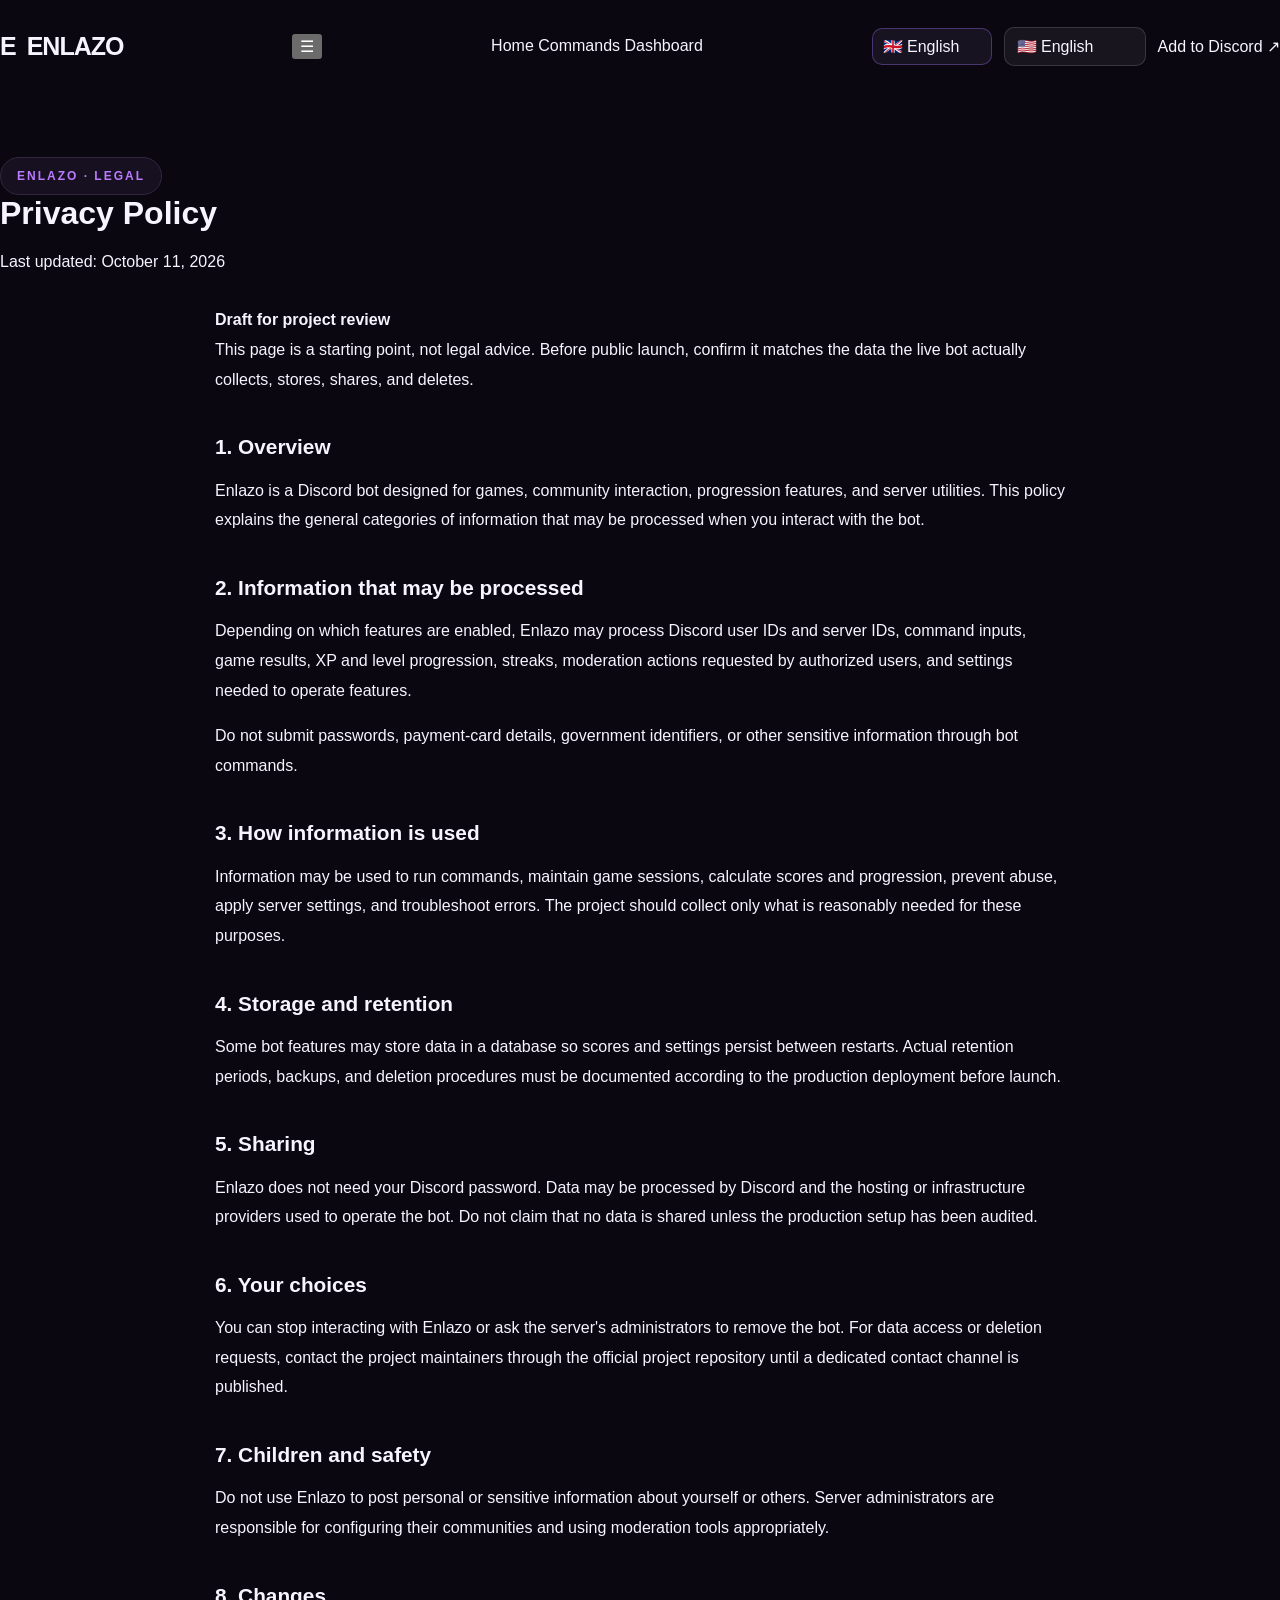
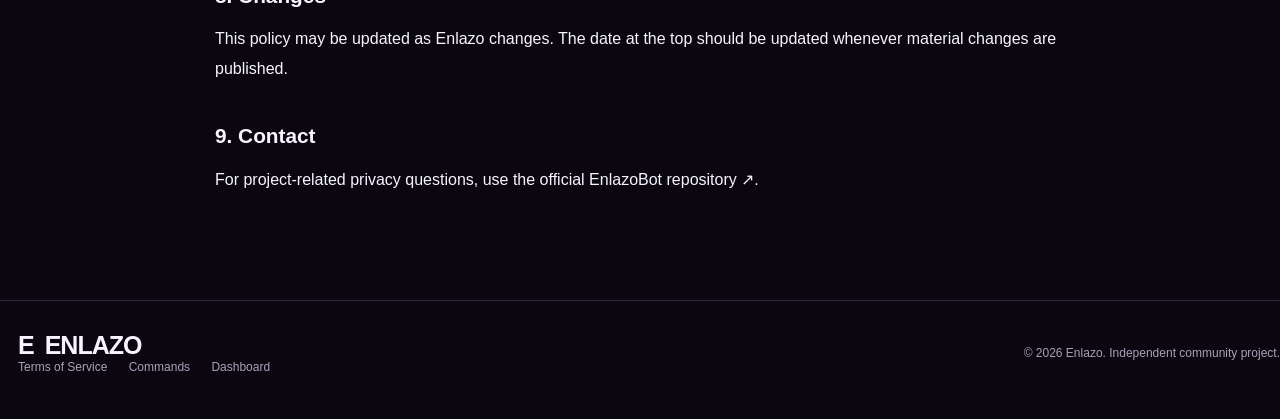
<file: privacy.html>
<!doctype html>
<html lang="en">
<head>
  <meta charset="utf-8">
  <meta name="viewport" content="width=device-width,initial-scale=1">
  <meta name="theme-color" content="#080d1c">
  <meta name="description" content="Read Enlazo's Privacy Policy to understand how information may be processed when using our Discord bot and website.">
  <title>Privacy Policy — Enlazo</title>
  <link rel="stylesheet" href="assets/style.css">

  <style>
    .language-select {
      appearance: none;
      background: rgba(255,255,255,.06);
      color: var(--text, #f5f7ff);
      border: 1px solid rgba(255,255,255,.14);
      border-radius: 10px;
      padding: 10px 30px 10px 12px;
      font: inherit;
      cursor: pointer;
      max-width: 150px;
    }

    .language-select option {
      background: #080d1c;
      color: #fff;
    }

    .legal-page {
      padding-top: 65px;
      padding-bottom: 90px;
    }

    .legal-content {
      max-width: 850px;
      margin: 35px auto 0;
      line-height: 1.8;
    }

    .legal-content h2 {
      margin-top: 34px;
      margin-bottom: 10px;
      font-size: 1.3rem;
    }

    .legal-content p {
      line-height: 1.85;
    }

    .legal-content .notice-box {
      margin-bottom: 30px;
    }

    .legal-content a {
      overflow-wrap: anywhere;
    }

    .page-lead {
      margin-top: 14px;
    }

    @media (max-width: 600px) {
      .legal-page {
        padding-top: 42px;
        padding-bottom: 60px;
      }

      .legal-content h2 {
        font-size: 1.15rem;
      }

      .language-select {
        max-width: 130px;
      }
    }
  </style>
</head>

<body>
  <div class="ambient ambient-one"></div>

  <header class="nav-wrap">
    <nav class="nav container">
      <a class="brand" href="index.html" aria-label="Enlazo home">
        <span class="brand-mark">E</span>
        <span>ENLAZO</span>
      </a>

      <button class="mobile-menu" aria-label="Toggle navigation">☰</button>

      <div class="nav-links">
        <a href="index.html" data-i18n="home">Home</a>
        <a href="commands.html" data-i18n="commands">Commands</a>
        <a href="dashboard.html" data-i18n="dashboard">Dashboard</a>
      </div>

      <div class="nav-actions">
        <select id="privacyLanguage" class="language-select" aria-label="Choose language">
          <option value="en">🇺🇸 English</option>
          <option value="es">🇲🇽 Español</option>
          <option value="pt">🇧🇷 Português</option>
          <option value="fr">🇫🇷 Français</option>
          <option value="zh">🇨🇳 中文</option>
        </select>

        <a
          class="button button-small button-primary"
          href="https://discord.com/oauth2/authorize?client_id=1558587255726276730&amp;scope=bot%20applications.commands"
          target="_blank"
          rel="noopener noreferrer"
          data-i18n="invite"
        >Add to Discord ↗</a>
      </div>
    </nav>
  </header>

  <main class="container legal-page">
    <div class="eyebrow" data-i18n="eyebrow">ENLAZO · LEGAL</div>

    <h1>
      <span data-i18n="titleStart">Privacy</span>
      <span class="gradient-text" data-i18n="titleEnd">Policy</span>
    </h1>

    <p class="page-lead">
      <span data-i18n="updated">Last updated:</span>
      <time datetime="2026-10-11">October 11, 2026</time>
    </p>

    <div class="legal-content">
      <div class="notice-box">
        <strong data-i18n="draftTitle">Draft for project review</strong>
        <p data-i18n="draftText">
          This page is a starting point, not legal advice. Before public launch,
          confirm it matches the data the live bot actually collects, stores,
          shares, and deletes.
        </p>
      </div>

      <h2 data-i18n="h1">1. Overview</h2>
      <p data-i18n="p1">
        Enlazo is a Discord bot designed for games, community interaction,
        progression features, and server utilities. This policy explains the
        general categories of information that may be processed when you
        interact with the bot.
      </p>

      <h2 data-i18n="h2">2. Information that may be processed</h2>
      <p data-i18n="p2">
        Depending on which features are enabled, Enlazo may process Discord
        user IDs and server IDs, command inputs, game results, XP and level
        progression, streaks, moderation actions requested by authorized users,
        and settings needed to operate features.
      </p>
      <p data-i18n="p3">
        Do not submit passwords, payment-card details, government identifiers,
        or other sensitive information through bot commands.
      </p>

      <h2 data-i18n="h3">3. How information is used</h2>
      <p data-i18n="p4">
        Information may be used to run commands, maintain game sessions,
        calculate scores and progression, prevent abuse, apply server settings,
        and troubleshoot errors. The project should collect only what is
        reasonably needed for these purposes.
      </p>

      <h2 data-i18n="h4">4. Storage and retention</h2>
      <p data-i18n="p5">
        Some bot features may store data in a database so scores and settings
        persist between restarts. Actual retention periods, backups, and
        deletion procedures must be documented according to the production
        deployment before launch.
      </p>

      <h2 data-i18n="h5">5. Sharing</h2>
      <p data-i18n="p6">
        Enlazo does not need your Discord password. Data may be processed by
        Discord and the hosting or infrastructure providers used to operate
        the bot. Do not claim that no data is shared unless the production
        setup has been audited.
      </p>

      <h2 data-i18n="h6">6. Your choices</h2>
      <p data-i18n="p7">
        You can stop interacting with Enlazo or ask the server's administrators
        to remove the bot. For data access or deletion requests, contact the
        project maintainers through the official project repository until a
        dedicated contact channel is published.
      </p>

      <h2 data-i18n="h7">7. Children and safety</h2>
      <p data-i18n="p8">
        Do not use Enlazo to post personal or sensitive information about
        yourself or others. Server administrators are responsible for
        configuring their communities and using moderation tools appropriately.
      </p>

      <h2 data-i18n="h8">8. Changes</h2>
      <p data-i18n="p9">
        This policy may be updated as Enlazo changes. The date at the top
        should be updated whenever material changes are published.
      </p>

      <h2 data-i18n="h9">9. Contact</h2>
      <p>
        <span data-i18n="p10">For project-related privacy questions, use the</span>
        <a
          class="text-link inline-link"
          href="https://github.com/derekelinasano2709-ops/EnlazoBot"
          target="_blank"
          rel="noopener noreferrer"
          data-i18n="repository"
        >official EnlazoBot repository ↗</a>.
      </p>
    </div>
  </main>

  <footer class="footer">
    <div class="container footer-main">
      <a class="brand" href="index.html">
        <span class="brand-mark">E</span>
        <span>ENLAZO</span>
      </a>

      <div class="footer-links">
        <a href="terms.html" data-i18n="terms">Terms of Service</a>
        <a href="commands.html" data-i18n="commands">Commands</a>
        <a href="dashboard.html" data-i18n="dashboard">Dashboard</a>
      </div>
    </div>

    <div class="container footer-bottom">
      <span>© <span id="year"></span> Enlazo.</span>
      <span data-i18n="footerNote">Independent community project.</span>
    </div>
  </footer>

  <script>
    (() => {
      const translations = {
        en: {
          home: "Home",
          commands: "Commands",
          dashboard: "Dashboard",
          invite: "Add to Discord ↗",
          eyebrow: "ENLAZO · LEGAL",
          titleStart: "Privacy",
          titleEnd: "Policy",
          updated: "Last updated:",
          draftTitle: "Draft for project review",
          draftText: "This page is a starting point, not legal advice. Before public launch, confirm it matches the data the live bot actually collects, stores, shares, and deletes.",
          h1: "1. Overview",
          p1: "Enlazo is a Discord bot designed for games, community interaction, progression features, and server utilities. This policy explains the general categories of information that may be processed when you interact with the bot.",
          h2: "2. Information that may be processed",
          p2: "Depending on which features are enabled, Enlazo may process Discord user IDs and server IDs, command inputs, game results, XP and level progression, streaks, moderation actions requested by authorized users, and settings needed to operate features.",
          p3: "Do not submit passwords, payment-card details, government identifiers, or other sensitive information through bot commands.",
          h3: "3. How information is used",
          p4: "Information may be used to run commands, maintain game sessions, calculate scores and progression, prevent abuse, apply server settings, and troubleshoot errors. The project should collect only what is reasonably needed for these purposes.",
          h4: "4. Storage and retention",
          p5: "Some bot features may store data in a database so scores and settings persist between restarts. Actual retention periods, backups, and deletion procedures must be documented according to the production deployment before launch.",
          h5: "5. Sharing",
          p6: "Enlazo does not need your Discord password. Data may be processed by Discord and the hosting or infrastructure providers used to operate the bot. Do not claim that no data is shared unless the production setup has been audited.",
          h6: "6. Your choices",
          p7: "You can stop interacting with Enlazo or ask the server's administrators to remove the bot. For data access or deletion requests, contact the project maintainers through the official project repository until a dedicated contact channel is published.",
          h7: "7. Children and safety",
          p8: "Do not use Enlazo to post personal or sensitive information about yourself or others. Server administrators are responsible for configuring their communities and using moderation tools appropriately.",
          h8: "8. Changes",
          p9: "This policy may be updated as Enlazo changes. The date at the top should be updated whenever material changes are published.",
          h9: "9. Contact",
          p10: "For project-related privacy questions, use the",
          repository: "official EnlazoBot repository ↗",
          terms: "Terms of Service",
          footerNote: "Independent community project."
        },

        es: {
          home: "Inicio",
          commands: "Comandos",
          dashboard: "Panel",
          invite: "Añadir a Discord ↗",
          eyebrow: "ENLAZO · LEGAL",
          titleStart: "Política de",
          titleEnd: "Privacidad",
          updated: "Última actualización:",
          draftTitle: "Borrador para revisión",
          draftText: "Esta página es una base inicial, no asesoría legal. Antes del lanzamiento público, confirma que coincide con los datos que el bot realmente recopila, almacena, comparte y elimina.",
          h1: "1. Descripción general",
          p1: "Enlazo es un bot de Discord diseñado para juegos, interacción comunitaria, funciones de progreso y herramientas para servidores. Esta política explica las categorías generales de información que podrían procesarse cuando interactúas con el bot.",
          h2: "2. Información que podría procesarse",
          p2: "Según las funciones habilitadas, Enlazo podría procesar identificadores de usuarios y servidores de Discord, entradas de comandos, resultados de juegos, experiencia y niveles, rachas, acciones de moderación solicitadas por usuarios autorizados y ajustes necesarios para las funciones.",
          p3: "No envíes contraseñas, datos de tarjetas bancarias, identificadores oficiales ni otra información sensible mediante los comandos del bot.",
          h3: "3. Uso de la información",
          p4: "La información podría utilizarse para ejecutar comandos, mantener sesiones de juego, calcular puntuaciones y progreso, prevenir abusos, aplicar ajustes del servidor y solucionar errores. El proyecto debería recopilar únicamente los datos razonablemente necesarios para estos fines.",
          h4: "4. Almacenamiento y conservación",
          p5: "Algunas funciones podrían guardar datos en una base de datos para conservar puntuaciones y ajustes entre reinicios. Antes del lanzamiento, deben documentarse los periodos reales de conservación, las copias de seguridad y los procedimientos de eliminación según la implementación en producción.",
          h5: "5. Compartición de datos",
          p6: "Enlazo no necesita tu contraseña de Discord. Discord y los proveedores de alojamiento o infraestructura utilizados para operar el bot podrían procesar datos. No afirmes que no se comparte ningún dato sin haber revisado la configuración de producción.",
          h6: "6. Tus opciones",
          p7: "Puedes dejar de interactuar con Enlazo o pedir a los administradores del servidor que eliminen el bot. Para solicitar acceso o eliminación de datos, contacta a los responsables mediante el repositorio oficial del proyecto hasta que se publique un canal de contacto específico.",
          h7: "7. Menores y seguridad",
          p8: "No utilices Enlazo para publicar información personal o sensible sobre ti u otras personas. Los administradores son responsables de configurar sus comunidades y utilizar las herramientas de moderación adecuadamente.",
          h8: "8. Cambios",
          p9: "Esta política puede actualizarse a medida que Enlazo evolucione. La fecha superior debe actualizarse cuando se publiquen cambios importantes.",
          h9: "9. Contacto",
          p10: "Para preguntas sobre privacidad relacionadas con el proyecto, utiliza el",
          repository: "repositorio oficial de EnlazoBot ↗",
          terms: "Términos del servicio",
          footerNote: "Proyecto comunitario independiente."
        },

        pt: {
          home: "Início",
          commands: "Comandos",
          dashboard: "Painel",
          invite: "Adicionar ao Discord ↗",
          eyebrow: "ENLAZO · JURÍDICO",
          titleStart: "Política de",
          titleEnd: "Privacidade",
          updated: "Última atualização:",
          draftTitle: "Rascunho para revisão",
          draftText: "Esta página é um ponto de partida, não aconselhamento jurídico. Antes do lançamento público, confirme se ela corresponde aos dados que o bot realmente coleta, armazena, compartilha e exclui.",
          h1: "1. Visão geral",
          p1: "Enlazo é um bot do Discord desenvolvido para jogos, interação comunitária, recursos de progressão e ferramentas para servidores. Esta política explica as categorias gerais de informações que podem ser processadas quando você interage com o bot.",
          h2: "2. Informações que podem ser processadas",
          p2: "Dependendo dos recursos ativados, Enlazo pode processar IDs de usuários e servidores do Discord, entradas de comandos, resultados de jogos, XP e níveis, sequências de atividade, ações de moderação solicitadas por usuários autorizados e configurações necessárias para os recursos.",
          p3: "Não envie senhas, dados de cartões de pagamento, identificadores governamentais ou outras informações sensíveis pelos comandos do bot.",
          h3: "3. Como as informações são usadas",
          p4: "As informações podem ser usadas para executar comandos, manter sessões de jogos, calcular pontuações e progressão, prevenir abusos, aplicar configurações do servidor e solucionar erros. O projeto deve coletar apenas o que for razoavelmente necessário para essas finalidades.",
          h4: "4. Armazenamento e retenção",
          p5: "Alguns recursos podem armazenar dados em um banco de dados para preservar pontuações e configurações após reinicializações. Os períodos reais de retenção, backups e procedimentos de exclusão devem ser documentados conforme a implantação de produção antes do lançamento.",
          h5: "5. Compartilhamento",
          p6: "Enlazo não precisa da sua senha do Discord. O Discord e os provedores de hospedagem ou infraestrutura usados para operar o bot podem processar dados. Não afirme que nenhum dado é compartilhado sem uma auditoria da configuração de produção.",
          h6: "6. Suas opções",
          p7: "Você pode parar de interagir com Enlazo ou pedir aos administradores do servidor que removam o bot. Para solicitar acesso ou exclusão de dados, entre em contato com os responsáveis pelo projeto através do repositório oficial até que um canal específico seja publicado.",
          h7: "7. Crianças e segurança",
          p8: "Não use Enlazo para publicar informações pessoais ou sensíveis sobre você ou outras pessoas. Os administradores são responsáveis por configurar suas comunidades e usar as ferramentas de moderação adequadamente.",
          h8: "8. Alterações",
          p9: "Esta política pode ser atualizada conforme o Enlazo evolui. A data no início deve ser atualizada sempre que mudanças importantes forem publicadas.",
          h9: "9. Contato",
          p10: "Para dúvidas sobre privacidade relacionadas ao projeto, use o",
          repository: "repositório oficial do EnlazoBot ↗",
          terms: "Termos de Serviço",
          footerNote: "Projeto comunitário independente."
        },

        fr: {
          home: "Accueil",
          commands: "Commandes",
          dashboard: "Tableau de bord",
          invite: "Ajouter à Discord ↗",
          eyebrow: "ENLAZO · JURIDIQUE",
          titleStart: "Politique de",
          titleEnd: "confidentialité",
          updated: "Dernière mise à jour :",
          draftTitle: "Brouillon à vérifier",
          draftText: "Cette page constitue un point de départ et non un conseil juridique. Avant le lancement public, vérifiez qu’elle correspond aux données réellement collectées, stockées, partagées et supprimées par le bot.",
          h1: "1. Présentation",
          p1: "Enlazo est un bot Discord conçu pour les jeux, les interactions communautaires, la progression et les outils de serveur. Cette politique présente les catégories générales d’informations susceptibles d’être traitées lorsque vous utilisez le bot.",
          h2: "2. Informations susceptibles d’être traitées",
          p2: "Selon les fonctionnalités activées, Enlazo peut traiter les identifiants des utilisateurs et des serveurs Discord, les commandes saisies, les résultats des jeux, l’expérience et les niveaux, les séries d’activité, les actions de modération demandées par des utilisateurs autorisés et les paramètres nécessaires.",
          p3: "Ne transmettez pas de mots de passe, de données de carte bancaire, d’identifiants officiels ni d’autres informations sensibles via les commandes du bot.",
          h3: "3. Utilisation des informations",
          p4: "Les informations peuvent servir à exécuter des commandes, gérer les sessions de jeu, calculer les scores et la progression, prévenir les abus, appliquer les paramètres du serveur et résoudre les erreurs. Le projet ne devrait collecter que les données raisonnablement nécessaires à ces fins.",
          h4: "4. Stockage et conservation",
          p5: "Certaines fonctionnalités peuvent stocker des données dans une base de données afin de conserver les scores et les paramètres après un redémarrage. Les durées réelles de conservation, les sauvegardes et les procédures de suppression doivent être documentées avant le lancement selon la configuration de production.",
          h5: "5. Partage",
          p6: "Enlazo n’a pas besoin de votre mot de passe Discord. Discord et les fournisseurs d’hébergement ou d’infrastructure utilisés pour faire fonctionner le bot peuvent traiter des données. N’affirmez pas qu’aucune donnée n’est partagée sans avoir vérifié la configuration de production.",
          h6: "6. Vos choix",
          p7: "Vous pouvez cesser d’utiliser Enlazo ou demander aux administrateurs du serveur de retirer le bot. Pour demander l’accès ou la suppression de données, contactez les responsables du projet via le dépôt officiel jusqu’à la publication d’un canal de contact dédié.",
          h7: "7. Mineurs et sécurité",
          p8: "N’utilisez pas Enlazo pour publier des informations personnelles ou sensibles vous concernant ou concernant d’autres personnes. Les administrateurs sont responsables de la configuration de leur communauté et de l’utilisation appropriée des outils de modération.",
          h8: "8. Modifications",
          p9: "Cette politique peut évoluer avec Enlazo. La date en haut de la page doit être mise à jour lors de toute modification importante.",
          h9: "9. Contact",
          p10: "Pour toute question concernant la confidentialité du projet, consultez le",
          repository: "dépôt officiel EnlazoBot ↗",
          terms: "Conditions d’utilisation",
          footerNote: "Projet communautaire indépendant."
        },

        zh: {
          home: "首页",
          commands: "命令",
          dashboard: "控制面板",
          invite: "添加到 Discord ↗",
          eyebrow: "ENLAZO · 法律信息",
          titleStart: "隐私",
          titleEnd: "政策",
          updated: "最后更新：",
          draftTitle: "待审核草稿",
          draftText: "本页面仅为初始草稿，不构成法律建议。正式公开前，请确认内容与机器人实际收集、存储、共享和删除的数据一致。",
          h1: "1. 概述",
          p1: "Enlazo 是一款 Discord 机器人，提供游戏、社区互动、成长进度功能和服务器工具。本政策介绍您使用机器人时可能被处理的信息类别。",
          h2: "2. 可能处理的信息",
          p2: "根据启用的功能，Enlazo 可能处理 Discord 用户 ID 和服务器 ID、命令输入、游戏结果、经验值和等级、连续活动记录、授权用户发起的管理操作，以及运行功能所需的设置。",
          p3: "请勿通过机器人命令提交密码、银行卡信息、政府证件号码或其他敏感信息。",
          h3: "3. 信息用途",
          p4: "相关信息可能用于执行命令、管理游戏会话、计算分数和成长进度、防止滥用、应用服务器设置以及排查错误。项目应仅收集实现这些目的所合理必需的信息。",
          h4: "4. 存储与保留",
          p5: "部分功能可能将数据存储在数据库中，以便在机器人重启后保留分数和设置。正式发布前，应根据实际生产环境明确记录数据保留期限、备份和删除流程。",
          h5: "5. 信息共享",
          p6: "Enlazo 不需要您的 Discord 密码。Discord 以及用于运行机器人的托管或基础设施服务提供商可能会处理数据。在未经生产环境审核前，不应声称完全不共享数据。",
          h6: "6. 您的选择",
          p7: "您可以停止使用 Enlazo，或请求服务器管理员移除机器人。在尚未公布专用联系渠道前，如需访问或删除数据，请通过项目的官方代码仓库联系维护者。",
          h7: "7. 未成年人和安全",
          p8: "请勿使用 Enlazo 发布您本人或他人的个人或敏感信息。服务器管理员负责配置社区并合理使用管理工具。",
          h8: "8. 政策变更",
          p9: "随着 Enlazo 的发展，本政策可能会更新。发布重大变更时，应同步更新页面顶部的日期。",
          h9: "9. 联系方式",
          p10: "如有与项目隐私相关的问题，请访问",
          repository: "EnlazoBot 官方代码仓库 ↗",
          terms: "服务条款",
          footerNote: "独立社区项目。"
        }
      };

      const languageSelector = document.getElementById("privacyLanguage");

      function applyLanguage(language) {
        const selected = translations[language] ? language : "en";
        const dictionary = translations[selected];

        document.documentElement.lang = selected;
        document.title = selected === "es"
          ? "Política de privacidad — Enlazo"
          : selected === "pt"
          ? "Política de privacidade — Enlazo"
          : selected === "fr"
          ? "Politique de confidentialité — Enlazo"
          : selected === "zh"
          ? "隐私政策 — Enlazo"
          : "Privacy Policy — Enlazo";

        document.querySelectorAll("[data-i18n]").forEach(element => {
          const key = element.dataset.i18n;
          if (dictionary[key]) {
            element.textContent = dictionary[key];
          }
        });

        languageSelector.value = selected;

        try {
          localStorage.setItem("enlazo_language", selected);
        } catch (_) {}
      }

      let savedLanguage = "en";

      try {
        savedLanguage = localStorage.getItem("enlazo_language") || "en";
      } catch (_) {}

      languageSelector.addEventListener("change", event => {
        applyLanguage(event.target.value);
      });

      applyLanguage(savedLanguage);

      const year = document.getElementById("year");
      if (year) year.textContent = new Date().getFullYear();

      // Keep the same theme preference as the main Enlazo website.
      let savedTheme = "dark";

      try {
        savedTheme = localStorage.getItem("enlazo_theme") || "dark";
      } catch (_) {}

      if (savedTheme === "light") {
        document.body.classList.add("light");
      }

      // Keep the site's existing mobile navigation working.
      const mobileMenu = document.querySelector(".mobile-menu");
      const navLinks = document.querySelector(".nav-links");

      if (mobileMenu && navLinks) {
        mobileMenu.addEventListener("click", () => {
          navLinks.classList.toggle("active");
        });
      }
    })();
  </script>

  <script src="assets/app.js"></script>
</body>
</html>
</file>
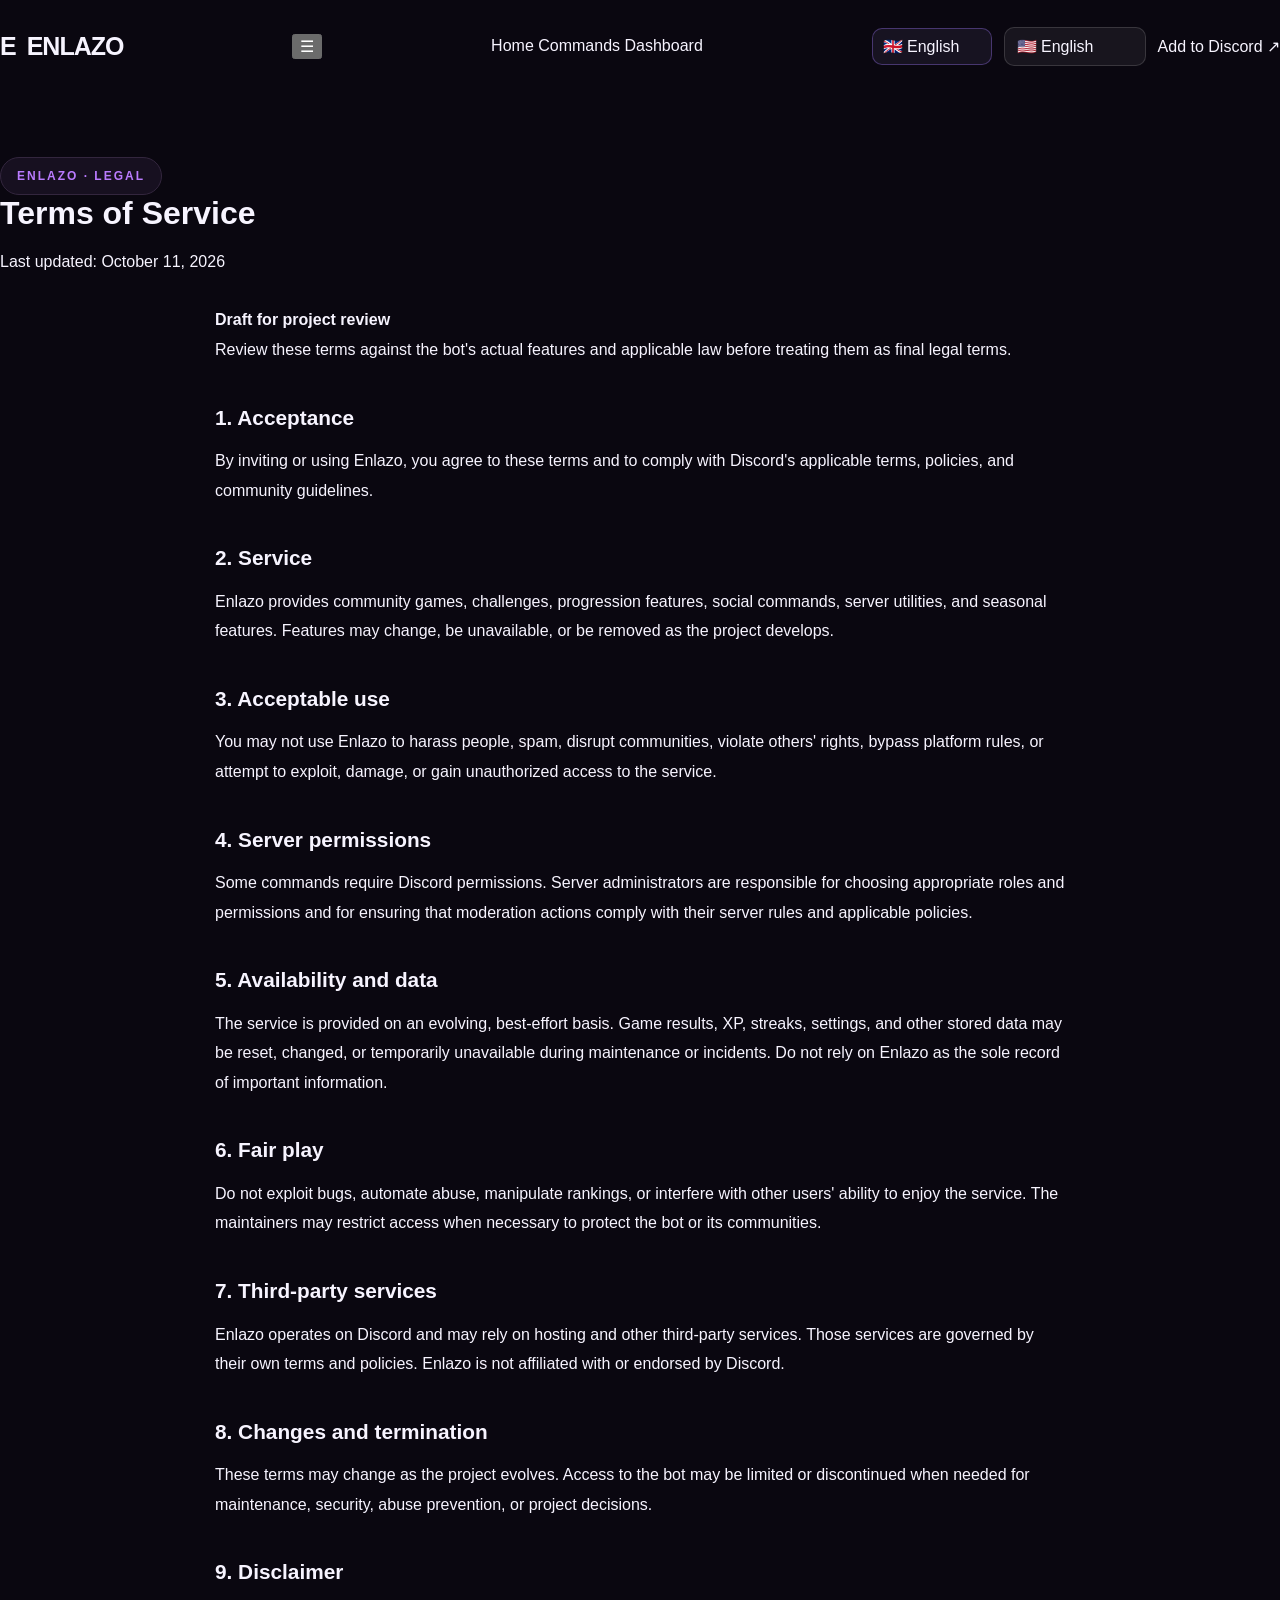
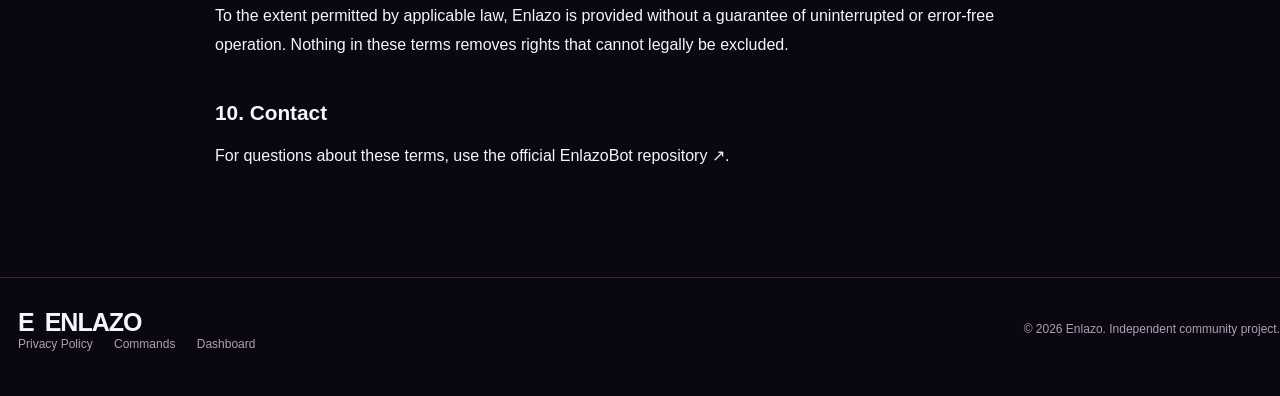
<file: terms.html>
<!doctype html>
<html lang="en">
<head>
  <meta charset="utf-8">
  <meta name="viewport" content="width=device-width,initial-scale=1">
  <meta name="theme-color" content="#080d1c">
  <meta name="description" content="Read Enlazo's Terms of Service, including rules for using the Discord bot, server permissions, fair play, and service availability.">
  <title>Terms of Service — Enlazo</title>
  <link rel="stylesheet" href="assets/style.css">

  <style>
    .language-select {
      appearance: none;
      background: rgba(255,255,255,.06);
      color: var(--text, #f5f7ff);
      border: 1px solid rgba(255,255,255,.14);
      border-radius: 10px;
      padding: 10px 30px 10px 12px;
      font: inherit;
      cursor: pointer;
      max-width: 150px;
    }

    .language-select option {
      background: #080d1c;
      color: #fff;
    }

    .legal-page {
      padding-top: 65px;
      padding-bottom: 90px;
    }

    .legal-content {
      max-width: 850px;
      margin: 35px auto 0;
      line-height: 1.8;
    }

    .legal-content h2 {
      margin-top: 34px;
      margin-bottom: 10px;
      font-size: 1.3rem;
    }

    .legal-content p {
      line-height: 1.85;
    }

    .legal-content .notice-box {
      margin-bottom: 30px;
    }

    .legal-content a {
      overflow-wrap: anywhere;
    }

    .page-lead {
      margin-top: 14px;
    }

    @media (max-width: 600px) {
      .legal-page {
        padding-top: 42px;
        padding-bottom: 60px;
      }

      .legal-content h2 {
        font-size: 1.15rem;
      }

      .language-select {
        max-width: 130px;
      }
    }
  </style>
</head>

<body>
  <div class="ambient ambient-one"></div>

  <header class="nav-wrap">
    <nav class="nav container">
      <a class="brand" href="index.html" aria-label="Enlazo home">
        <span class="brand-mark">E</span>
        <span>ENLAZO</span>
      </a>

      <button class="mobile-menu" aria-label="Toggle navigation">☰</button>

      <div class="nav-links">
        <a href="index.html" data-i18n="home">Home</a>
        <a href="commands.html" data-i18n="commands">Commands</a>
        <a href="dashboard.html" data-i18n="dashboard">Dashboard</a>
      </div>

      <div class="nav-actions">
        <select id="termsLanguage" class="language-select" aria-label="Choose language">
          <option value="en">🇺🇸 English</option>
          <option value="es">🇲🇽 Español</option>
          <option value="pt">🇧🇷 Português</option>
          <option value="fr">🇫🇷 Français</option>
          <option value="zh">🇨🇳 中文</option>
        </select>

        <a
          class="button button-small button-primary"
          href="https://discord.com/oauth2/authorize?client_id=1558587255726276730&amp;scope=bot%20applications.commands"
          target="_blank"
          rel="noopener noreferrer"
          data-i18n="invite"
        >Add to Discord ↗</a>
      </div>
    </nav>
  </header>

  <main class="container legal-page">
    <div class="eyebrow" data-i18n="eyebrow">ENLAZO · LEGAL</div>

    <h1>
      <span data-i18n="titleStart">Terms of</span>
      <span class="gradient-text" data-i18n="titleEnd">Service</span>
    </h1>

    <p class="page-lead">
      <span data-i18n="updated">Last updated:</span>
      <time datetime="2026-10-11" data-i18n="date">October 11, 2026</time>
    </p>

    <div class="legal-content">
      <div class="notice-box">
        <strong data-i18n="draftTitle">Draft for project review</strong>
        <p data-i18n="draftText">
          Review these terms against the bot's actual features and applicable
          law before treating them as final legal terms.
        </p>
      </div>

      <h2 data-i18n="h1">1. Acceptance</h2>
      <p data-i18n="p1">
        By inviting or using Enlazo, you agree to these terms and to comply
        with Discord's applicable terms, policies, and community guidelines.
      </p>

      <h2 data-i18n="h2">2. Service</h2>
      <p data-i18n="p2">
        Enlazo provides community games, challenges, progression features,
        social commands, server utilities, and seasonal features. Features may
        change, be unavailable, or be removed as the project develops.
      </p>

      <h2 data-i18n="h3">3. Acceptable use</h2>
      <p data-i18n="p3">
        You may not use Enlazo to harass people, spam, disrupt communities,
        violate others' rights, bypass platform rules, or attempt to exploit,
        damage, or gain unauthorized access to the service.
      </p>

      <h2 data-i18n="h4">4. Server permissions</h2>
      <p data-i18n="p4">
        Some commands require Discord permissions. Server administrators are
        responsible for choosing appropriate roles and permissions and for
        ensuring that moderation actions comply with their server rules and
        applicable policies.
      </p>

      <h2 data-i18n="h5">5. Availability and data</h2>
      <p data-i18n="p5">
        The service is provided on an evolving, best-effort basis. Game
        results, XP, streaks, settings, and other stored data may be reset,
        changed, or temporarily unavailable during maintenance or incidents.
        Do not rely on Enlazo as the sole record of important information.
      </p>

      <h2 data-i18n="h6">6. Fair play</h2>
      <p data-i18n="p6">
        Do not exploit bugs, automate abuse, manipulate rankings, or interfere
        with other users' ability to enjoy the service. The maintainers may
        restrict access when necessary to protect the bot or its communities.
      </p>

      <h2 data-i18n="h7">7. Third-party services</h2>
      <p data-i18n="p7">
        Enlazo operates on Discord and may rely on hosting and other
        third-party services. Those services are governed by their own terms
        and policies. Enlazo is not affiliated with or endorsed by Discord.
      </p>

      <h2 data-i18n="h8">8. Changes and termination</h2>
      <p data-i18n="p8">
        These terms may change as the project evolves. Access to the bot may
        be limited or discontinued when needed for maintenance, security,
        abuse prevention, or project decisions.
      </p>

      <h2 data-i18n="h9">9. Disclaimer</h2>
      <p data-i18n="p9">
        To the extent permitted by applicable law, Enlazo is provided without
        a guarantee of uninterrupted or error-free operation. Nothing in these
        terms removes rights that cannot legally be excluded.
      </p>

      <h2 data-i18n="h10">10. Contact</h2>
      <p>
        <span data-i18n="p10">For questions about these terms, use the</span>
        <a
          class="text-link inline-link"
          href="https://github.com/derekelinasano2709-ops/EnlazoBot"
          target="_blank"
          rel="noopener noreferrer"
          data-i18n="repository"
        >official EnlazoBot repository ↗</a>.
      </p>
    </div>
  </main>

  <footer class="footer">
    <div class="container footer-main">
      <a class="brand" href="index.html">
        <span class="brand-mark">E</span>
        <span>ENLAZO</span>
      </a>

      <div class="footer-links">
        <a href="privacy.html" data-i18n="privacy">Privacy Policy</a>
        <a href="commands.html" data-i18n="commands">Commands</a>
        <a href="dashboard.html" data-i18n="dashboard">Dashboard</a>
      </div>
    </div>

    <div class="container footer-bottom">
      <span>© <span id="year"></span> Enlazo.</span>
      <span data-i18n="footerNote">Independent community project.</span>
    </div>
  </footer>

  <script>
    (() => {
      const translations = {
        en: {
          home: "Home",
          commands: "Commands",
          dashboard: "Dashboard",
          invite: "Add to Discord ↗",
          eyebrow: "ENLAZO · LEGAL",
          titleStart: "Terms of",
          titleEnd: "Service",
          updated: "Last updated:",
          date: "October 11, 2026",
          draftTitle: "Draft for project review",
          draftText: "Review these terms against the bot's actual features and applicable law before treating them as final legal terms.",
          h1: "1. Acceptance",
          p1: "By inviting or using Enlazo, you agree to these terms and to comply with Discord's applicable terms, policies, and community guidelines.",
          h2: "2. Service",
          p2: "Enlazo provides community games, challenges, progression features, social commands, server utilities, and seasonal features. Features may change, be unavailable, or be removed as the project develops.",
          h3: "3. Acceptable use",
          p3: "You may not use Enlazo to harass people, spam, disrupt communities, violate others' rights, bypass platform rules, or attempt to exploit, damage, or gain unauthorized access to the service.",
          h4: "4. Server permissions",
          p4: "Some commands require Discord permissions. Server administrators are responsible for choosing appropriate roles and permissions and for ensuring that moderation actions comply with their server rules and applicable policies.",
          h5: "5. Availability and data",
          p5: "The service is provided on an evolving, best-effort basis. Game results, XP, streaks, settings, and other stored data may be reset, changed, or temporarily unavailable during maintenance or incidents. Do not rely on Enlazo as the sole record of important information.",
          h6: "6. Fair play",
          p6: "Do not exploit bugs, automate abuse, manipulate rankings, or interfere with other users' ability to enjoy the service. The maintainers may restrict access when necessary to protect the bot or its communities.",
          h7: "7. Third-party services",
          p7: "Enlazo operates on Discord and may rely on hosting and other third-party services. Those services are governed by their own terms and policies. Enlazo is not affiliated with or endorsed by Discord.",
          h8: "8. Changes and termination",
          p8: "These terms may change as the project evolves. Access to the bot may be limited or discontinued when needed for maintenance, security, abuse prevention, or project decisions.",
          h9: "9. Disclaimer",
          p9: "To the extent permitted by applicable law, Enlazo is provided without a guarantee of uninterrupted or error-free operation. Nothing in these terms removes rights that cannot legally be excluded.",
          h10: "10. Contact",
          p10: "For questions about these terms, use the",
          repository: "official EnlazoBot repository ↗",
          privacy: "Privacy Policy",
          footerNote: "Independent community project."
        },

        es: {
          home: "Inicio",
          commands: "Comandos",
          dashboard: "Panel",
          invite: "Añadir a Discord ↗",
          eyebrow: "ENLAZO · LEGAL",
          titleStart: "Términos del",
          titleEnd: "Servicio",
          updated: "Última actualización:",
          date: "11 de octubre de 2026",
          draftTitle: "Borrador para revisión",
          draftText: "Revisa estos términos comparándolos con las funciones reales del bot y las leyes aplicables antes de considerarlos definitivos.",
          h1: "1. Aceptación",
          p1: "Al invitar o utilizar Enlazo, aceptas estos términos y te comprometes a cumplir las condiciones, políticas y normas comunitarias aplicables de Discord.",
          h2: "2. Servicio",
          p2: "Enlazo ofrece juegos comunitarios, desafíos, funciones de progreso, comandos sociales, herramientas para servidores y funciones de temporada. Las funciones pueden cambiar, dejar de estar disponibles o eliminarse conforme evolucione el proyecto.",
          h3: "3. Uso aceptable",
          p3: "No puedes utilizar Enlazo para acosar, enviar spam, interrumpir comunidades, vulnerar derechos ajenos, evadir las reglas de la plataforma ni intentar explotar, dañar u obtener acceso no autorizado al servicio.",
          h4: "4. Permisos del servidor",
          p4: "Algunos comandos requieren permisos de Discord. Los administradores son responsables de elegir los roles y permisos adecuados y de garantizar que las acciones de moderación cumplan las reglas del servidor y las políticas aplicables.",
          h5: "5. Disponibilidad y datos",
          p5: "El servicio evoluciona y se ofrece con esfuerzos razonables para mantenerlo operativo. Los resultados de juegos, la experiencia, las rachas, los ajustes y otros datos almacenados podrían restablecerse, modificarse o quedar temporalmente inaccesibles durante el mantenimiento o ante incidentes. No dependas de Enlazo como único registro de información importante.",
          h6: "6. Juego limpio",
          p6: "No explotes errores, automatices abusos, manipules clasificaciones ni interfieras con la experiencia de otros usuarios. Los responsables pueden restringir el acceso cuando sea necesario para proteger el bot o sus comunidades.",
          h7: "7. Servicios de terceros",
          p7: "Enlazo funciona en Discord y puede depender de servicios de alojamiento y otros proveedores externos. Estos servicios se rigen por sus propias condiciones y políticas. Enlazo no está afiliado ni cuenta con el respaldo oficial de Discord.",
          h8: "8. Cambios y finalización",
          p8: "Estos términos pueden cambiar conforme evolucione el proyecto. El acceso al bot puede limitarse o interrumpirse por motivos de mantenimiento, seguridad, prevención de abusos o decisiones del proyecto.",
          h9: "9. Exención de garantías",
          p9: "En la medida permitida por la legislación aplicable, Enlazo se ofrece sin garantizar un funcionamiento ininterrumpido o libre de errores. Estos términos no eliminan los derechos que legalmente no puedan excluirse.",
          h10: "10. Contacto",
          p10: "Si tienes preguntas sobre estos términos, utiliza el",
          repository: "repositorio oficial de EnlazoBot ↗",
          privacy: "Política de privacidad",
          footerNote: "Proyecto comunitario independiente."
        },

        pt: {
          home: "Início",
          commands: "Comandos",
          dashboard: "Painel",
          invite: "Adicionar ao Discord ↗",
          eyebrow: "ENLAZO · JURÍDICO",
          titleStart: "Termos de",
          titleEnd: "Serviço",
          updated: "Última atualização:",
          date: "11 de outubro de 2026",
          draftTitle: "Rascunho para revisão",
          draftText: "Revise estes termos de acordo com os recursos reais do bot e a legislação aplicável antes de considerá-los definitivos.",
          h1: "1. Aceitação",
          p1: "Ao adicionar ou usar o Enlazo, você concorda com estes termos e com as condições, políticas e diretrizes comunitárias aplicáveis do Discord.",
          h2: "2. Serviço",
          p2: "O Enlazo oferece jogos comunitários, desafios, recursos de progressão, comandos sociais, ferramentas para servidores e recursos sazonais. Os recursos podem mudar, ficar indisponíveis ou ser removidos conforme o projeto evolui.",
          h3: "3. Uso aceitável",
          p3: "Você não pode usar o Enlazo para assediar pessoas, enviar spam, interromper comunidades, violar direitos de terceiros, contornar regras da plataforma ou tentar explorar, danificar ou acessar o serviço sem autorização.",
          h4: "4. Permissões do servidor",
          p4: "Alguns comandos exigem permissões do Discord. Os administradores são responsáveis por escolher funções e permissões adequadas e garantir que as ações de moderação respeitem as regras do servidor e as políticas aplicáveis.",
          h5: "5. Disponibilidade e dados",
          p5: "O serviço evolui e é fornecido com esforços razoáveis para mantê-lo disponível. Resultados de jogos, XP, sequências, configurações e outros dados armazenados podem ser redefinidos, alterados ou ficar temporariamente indisponíveis durante manutenções ou incidentes. Não dependa do Enlazo como único registro de informações importantes.",
          h6: "6. Jogo limpo",
          p6: "Não explore erros, automatize abusos, manipule classificações nem interfira na experiência de outros usuários. Os responsáveis podem restringir o acesso quando necessário para proteger o bot ou suas comunidades.",
          h7: "7. Serviços de terceiros",
          p7: "O Enlazo funciona no Discord e pode depender de hospedagem e outros serviços de terceiros. Esses serviços são regidos por seus próprios termos e políticas. O Enlazo não é afiliado nem endossado pelo Discord.",
          h8: "8. Alterações e encerramento",
          p8: "Estes termos podem mudar conforme o projeto evolui. O acesso ao bot pode ser limitado ou encerrado por motivos de manutenção, segurança, prevenção de abusos ou decisões do projeto.",
          h9: "9. Isenção de garantias",
          p9: "Na medida permitida pela legislação aplicável, o Enlazo é fornecido sem garantia de funcionamento ininterrupto ou livre de erros. Estes termos não eliminam direitos que legalmente não possam ser excluídos.",
          h10: "10. Contato",
          p10: "Para dúvidas sobre estes termos, use o",
          repository: "repositório oficial do EnlazoBot ↗",
          privacy: "Política de Privacidade",
          footerNote: "Projeto comunitário independente."
        },

        fr: {
          home: "Accueil",
          commands: "Commandes",
          dashboard: "Tableau de bord",
          invite: "Ajouter à Discord ↗",
          eyebrow: "ENLAZO · JURIDIQUE",
          titleStart: "Conditions d’",
          titleEnd: "utilisation",
          updated: "Dernière mise à jour :",
          date: "11 octobre 2026",
          draftTitle: "Brouillon à vérifier",
          draftText: "Vérifiez ces conditions au regard des fonctionnalités réelles du bot et du droit applicable avant de les considérer comme définitives.",
          h1: "1. Acceptation",
          p1: "En ajoutant ou en utilisant Enlazo, vous acceptez ces conditions ainsi que les conditions, politiques et règles communautaires applicables de Discord.",
          h2: "2. Service",
          p2: "Enlazo propose des jeux communautaires, des défis, des fonctionnalités de progression, des commandes sociales, des outils pour serveurs et des fonctionnalités saisonnières. Les fonctionnalités peuvent évoluer, devenir indisponibles ou être supprimées au fil du projet.",
          h3: "3. Utilisation acceptable",
          p3: "Vous ne pouvez pas utiliser Enlazo pour harceler des personnes, envoyer du spam, perturber des communautés, porter atteinte aux droits d’autrui, contourner les règles de la plateforme ou tenter d’exploiter, d’endommager ou d’accéder au service sans autorisation.",
          h4: "4. Permissions du serveur",
          p4: "Certaines commandes nécessitent des permissions Discord. Les administrateurs sont responsables du choix des rôles et permissions appropriés et du respect des règles du serveur et des politiques applicables lors des actions de modération.",
          h5: "5. Disponibilité et données",
          p5: "Le service évolue et est fourni avec des efforts raisonnables pour rester disponible. Les résultats des jeux, l’expérience, les séries d’activité, les paramètres et d’autres données peuvent être réinitialisés, modifiés ou temporairement indisponibles pendant une maintenance ou un incident. Ne comptez pas sur Enlazo comme unique archive d’informations importantes.",
          h6: "6. Fair-play",
          p6: "N’exploitez pas les bugs, n’automatisez pas les abus, ne manipulez pas les classements et ne perturbez pas l’expérience des autres utilisateurs. Les responsables peuvent restreindre l’accès lorsque cela est nécessaire pour protéger le bot ou ses communautés.",
          h7: "7. Services tiers",
          p7: "Enlazo fonctionne sur Discord et peut dépendre de services d’hébergement ou d’autres prestataires tiers. Ces services sont régis par leurs propres conditions et politiques. Enlazo n’est ni affilié à Discord ni approuvé par cette plateforme.",
          h8: "8. Modifications et arrêt",
          p8: "Ces conditions peuvent évoluer avec le projet. L’accès au bot peut être limité ou interrompu pour des raisons de maintenance, de sécurité, de prévention des abus ou à la suite de décisions du projet.",
          h9: "9. Exclusion de garanties",
          p9: "Dans la mesure autorisée par le droit applicable, Enlazo est fourni sans garantie de fonctionnement ininterrompu ou sans erreur. Ces conditions ne suppriment aucun droit qui ne peut légalement être exclu.",
          h10: "10. Contact",
          p10: "Pour toute question concernant ces conditions, consultez le",
          repository: "dépôt officiel EnlazoBot ↗",
          privacy: "Politique de confidentialité",
          footerNote: "Projet communautaire indépendant."
        },

        zh: {
          home: "首页",
          commands: "命令",
          dashboard: "控制面板",
          invite: "添加到 Discord ↗",
          eyebrow: "ENLAZO · 法律信息",
          titleStart: "服务",
          titleEnd: "条款",
          updated: "最后更新：",
          date: "2026年10月11日",
          draftTitle: "待审核草稿",
          draftText: "在将这些条款视为正式条款之前，请根据机器人的实际功能和适用法律进行审核。",
          h1: "1. 接受条款",
          p1: "添加或使用 Enlazo 即表示您同意这些条款，并同意遵守 Discord 适用的服务条款、政策和社区准则。",
          h2: "2. 服务内容",
          p2: "Enlazo 提供社区游戏、挑战、成长进度功能、社交命令、服务器工具和季节性功能。随着项目发展，相关功能可能发生变化、暂时不可用或被移除。",
          h3: "3. 可接受的使用方式",
          p3: "不得利用 Enlazo 骚扰他人、发送垃圾信息、干扰社区、侵犯他人权利、规避平台规则，或试图利用漏洞、破坏服务或未经授权访问服务。",
          h4: "4. 服务器权限",
          p4: "部分命令需要 Discord 权限。服务器管理员负责选择适当的角色和权限，并确保管理操作符合服务器规则及适用政策。",
          h5: "5. 服务可用性与数据",
          p5: "本服务会持续改进，并尽合理努力保持运行。游戏结果、经验值、连续记录、设置及其他存储数据可能在维护或发生故障时被重置、修改或暂时无法访问。请勿将 Enlazo 作为重要信息的唯一记录来源。",
          h6: "6. 公平游戏",
          p6: "不得利用漏洞、自动化滥用行为、操纵排名或干扰其他用户的使用体验。为保护机器人或其社区，维护人员可在必要时限制访问。",
          h7: "7. 第三方服务",
          p7: "Enlazo 运行于 Discord 平台，并可能依赖托管服务及其他第三方服务。这些服务受其各自条款和政策约束。Enlazo 与 Discord 没有隶属关系，也未获得 Discord 的官方认可。",
          h8: "8. 条款变更与服务终止",
          p8: "随着项目发展，这些条款可能发生变化。因维护、安全、预防滥用或项目决策等原因，机器人访问可能受到限制或停止。",
          h9: "9. 免责声明",
          p9: "在适用法律允许的范围内，Enlazo 不保证服务始终可用或完全没有错误。本条款不排除法律规定不得排除的权利。",
          h10: "10. 联系方式",
          p10: "如对这些条款有疑问，请访问",
          repository: "EnlazoBot 官方代码仓库 ↗",
          privacy: "隐私政策",
          footerNote: "独立社区项目。"
        }
      };

      const selector = document.getElementById("termsLanguage");

      function applyLanguage(language) {
        const selected = translations[language] ? language : "en";
        const dictionary = translations[selected];

        document.documentElement.lang = selected;

        const titles = {
          en: "Terms of Service — Enlazo",
          es: "Términos del servicio — Enlazo",
          pt: "Termos de serviço — Enlazo",
          fr: "Conditions d’utilisation — Enlazo",
          zh: "服务条款 — Enlazo"
        };

        document.title = titles[selected];

        document.querySelectorAll("[data-i18n]").forEach(element => {
          const key = element.dataset.i18n;

          if (dictionary[key]) {
            element.textContent = dictionary[key];
          }
        });

        selector.value = selected;

        try {
          localStorage.setItem("enlazo_language", selected);
        } catch (_) {}
      }

      let savedLanguage = "en";

      try {
        savedLanguage = localStorage.getItem("enlazo_language") || "en";
      } catch (_) {}

      selector.addEventListener("change", event => {
        applyLanguage(event.target.value);
      });

      applyLanguage(savedLanguage);

      const year = document.getElementById("year");
      if (year) {
        year.textContent = new Date().getFullYear();
      }

      // Use the theme preference saved by the main Enlazo website.
      let savedTheme = "dark";

      try {
        savedTheme = localStorage.getItem("enlazo_theme") || "dark";
      } catch (_) {}

      if (savedTheme === "light") {
        document.body.classList.add("light");
      }

      // Mobile navigation.
      const mobileMenu = document.querySelector(".mobile-menu");
      const navLinks = document.querySelector(".nav-links");

      if (mobileMenu && navLinks) {
        mobileMenu.addEventListener("click", () => {
          navLinks.classList.toggle("active");
        });
      }
    })();
  </script>

  <script src="assets/app.js"></script>
</body>
</html>
</file>
<file: assets/style.css>
:root{color-scheme:dark;--bg:#0a0710;--text:#f7f4ff;--muted:#aaa1b8;--surface:#171020;--line:#33263e;--purple:#a04cff;--accent:#7419e7;--soft:#271439;--shadow:0 20px 70px #0004}*{box-sizing:border-box}html{scroll-behavior:smooth}body{margin:0;background:var(--bg);color:var(--text);font-family:'DM Sans',sans-serif;overflow-x:hidden}body.light{color-scheme:light;--bg:#fcfaff;--text:#1b1228;--muted:#6d6278;--surface:#fff;--line:#e7dff0;--purple:#7928cf;--accent:#7928cf;--soft:#f1e6ff;--shadow:0 20px 60px #4e267013}button,a{font:inherit}button{cursor:pointer}a{color:inherit;text-decoration:none}h1,h2,h3,.brand{font-family:'Space Grotesk',sans-serif}h1,h2,h3,p{margin-top:0}.wrap{width:min(1140px,calc(100% - 44px));margin:auto}.glow{position:absolute;pointer-events:none;filter:blur(95px);border-radius:50%;opacity:.18;z-index:-1}.glow-one{width:500px;height:500px;background:#9b28ff;top:30px;right:-190px}.glow-two{width:350px;height:350px;background:#6910d4;top:620px;left:-200px}.nav{height:92px;display:flex;align-items:center;justify-content:space-between;gap:22px}.brand{display:flex;align-items:center;gap:11px;font-size:25px;font-weight:700;letter-spacing:-1px}.brand img{height:38px;width:38px;border-radius:12px;object-fit:cover}.dot{color:var(--purple)}.nav nav{display:flex;gap:30px;color:var(--muted);font-size:14px}.nav nav a:hover,.footer a:hover{color:var(--purple)}.nav-actions{display:flex;gap:12px;align-items:center}.icon-btn{border:1px solid var(--line);background:var(--surface);color:var(--text);border-radius:12px;padding:11px 14px}.btn{display:inline-flex;align-items:center;justify-content:center;gap:12px;border:1px solid transparent;background:linear-gradient(125deg,#ac55ff,#7122dd);color:white;border-radius:14px;padding:16px 23px;font-weight:700;box-shadow:0 12px 36px #831eff38;transition:transform .2s,box-shadow .2s}.btn:hover{transform:translateY(-3px);box-shadow:0 18px 45px #831eff65}.btn-small{font-size:13px;padding:12px 17px}.outline{background:transparent;border-color:var(--line);color:var(--text);box-shadow:none}.outline:hover{box-shadow:none;border-color:var(--purple)}.hero{position:relative;min-height:660px;padding-top:115px}.eyebrow,.section-kicker{font-size:12px;font-weight:800;letter-spacing:2px;color:#ba7bff}.eyebrow{display:inline-flex;align-items:center;gap:10px;border:1px solid var(--line);background:var(--surface);border-radius:30px;padding:11px 16px}.pulse,.status-dot{height:8px;width:8px;background:#ab67ff;display:inline-block;border-radius:50%;box-shadow:0 0 15px #9d40ff}.hero h1{font-size:clamp(60px,7vw,99px);letter-spacing:-5px;line-height:1.03;margin:25px 0}.gradient{background:linear-gradient(100deg,#bd7dff,#8732f5 70%,#d0a4ff);background-clip:text;-webkit-background-clip:text;color:transparent}.hero>p{font-size:18px;line-height:1.8;max-width:490px;color:var(--muted)}.hero-actions{display:flex;gap:12px;margin:28px 0}.hero-notice{font-size:12px;color:var(--muted)}.orbit{position:absolute;width:440px;height:440px;right:15px;top:112px;display:grid;place-items:center}.orbit-ring{position:absolute;border:1px solid #9749e749;border-radius:50%;width:410px;height:410px;animation:spin 45s linear infinite}.ring-b{width:340px;height:340px;border-style:dashed;animation-direction:reverse}.logo-card{height:225px;width:225px;transform:rotate(-9deg);border:1px solid #ffffff25;border-radius:48px;box-shadow:0 45px 90px #6511c077,0 0 75px #8d34ff3d;overflow:hidden;animation:float 6s ease-in-out infinite}.logo-card img{width:100%;height:100%;object-fit:cover}.float-badge{position:absolute;background:var(--surface);border:1px solid var(--line);padding:12px 18px;border-radius:15px;font-size:13px;box-shadow:var(--shadow);animation:float 7s ease-in-out infinite}.badge-a{top:68px;right:0}.badge-b{bottom:70px;left:-5px;animation-delay:-3s}@keyframes float{50%{transform:translateY(-14px) rotate(-5deg)}}@keyframes spin{to{transform:rotate(360deg)}}.section{padding:90px 0;scroll-margin-top:25px}.section h2{font-size:clamp(36px,4vw,53px);letter-spacing:-2px;margin:15px 0}.sub{color:var(--muted);max-width:680px;line-height:1.8}.cards{display:grid;grid-template-columns:repeat(3,1fr);gap:18px;margin-top:36px}.card,.panel{background:var(--surface);border:1px solid var(--line);box-shadow:var(--shadow);border-radius:23px}.card{padding:32px;transition:transform .2s,border-color .2s}.card:hover{transform:translateY(-7px);border-color:#a24eff}.card-icon{font-size:28px;display:inline-grid;place-items:center;width:60px;height:60px;background:var(--soft);border-radius:18px}.card h3{font-size:21px;margin:23px 0 10px}.card p{color:var(--muted);line-height:1.75;font-size:14px}.panel{margin-top:32px;overflow:hidden}.panel-top{padding:24px 30px;display:flex;align-items:center;justify-content:space-between;border-bottom:1px solid var(--line);gap:15px}.panel-top strong{margin-left:9px}.muted{color:var(--muted);font-size:13px;margin-top:7px}.account-area{padding:30px;min-height:230px}.empty-state{text-align:center;padding:25px 0}.empty-icon{font-size:40px;color:var(--purple)}.empty-state h3{margin:12px 0}.empty-state p{color:var(--muted)}.panel-foot{padding:16px 30px;border-top:1px solid var(--line);color:var(--muted);font-size:12px}.profile{display:flex;align-items:center;gap:14px;margin-bottom:20px}.avatar{height:56px;width:56px;border-radius:50%;background:var(--soft);object-fit:cover}.guilds{display:grid;grid-template-columns:repeat(2,1fr);gap:12px}.guild{padding:15px;border:1px solid var(--line);border-radius:14px;display:flex;gap:12px;align-items:center}.guild-icon{width:42px;height:42px;flex-shrink:0;display:grid;place-items:center;background:var(--soft);border-radius:13px;object-fit:cover}.guild-name{font-weight:700;font-size:14px}.guild-note{font-size:12px;color:var(--muted);margin-top:5px}.chips{display:flex;flex-wrap:wrap;gap:12px;margin-top:30px}.chips span{padding:14px 18px;border:1px solid var(--line);background:var(--surface);border-radius:12px}.cta{margin-top:45px;background:linear-gradient(115deg,#2c1644,#501c8a);padding:32px;border:1px solid #8c46d2;border-radius:24px;display:flex;justify-content:space-between;align-items:center;gap:20px;color:white}.cta h3{font-size:23px;margin-bottom:9px}.cta p{margin:0;color:#e2c9fa}.footer{padding:30px 0 45px;display:flex;justify-content:space-between;align-items:center;gap:15px;border-top:1px solid var(--line);font-size:12px;color:var(--muted)}.footer .brand{color:var(--text)}.footer a{margin-left:18px}#toast{position:fixed;right:22px;bottom:22px;max-width:360px;background:var(--surface);border:1px solid var(--purple);padding:16px 22px;border-radius:15px;box-shadow:var(--shadow);opacity:0;transform:translateY(10px);transition:.2s;pointer-events:none;z-index:99}#toast.show{opacity:1;transform:translateY(0)}@media(max-width:950px){.orbit{opacity:.25;right:-170px;pointer-events:none}.hero{min-height:590px}.hero>*:not(.orbit){position:relative;z-index:1}}@media(max-width:650px){.wrap{width:min(100% - 30px,1140px)}.nav{height:76px}.nav nav{display:none}.brand{font-size:21px}.brand img{width:33px;height:33px}.nav-actions{gap:6px}.nav-actions .btn{font-size:11px;padding:10px}.hero{padding-top:80px;min-height:590px}.hero h1{letter-spacing:-3px}.hero>p{font-size:16px}.hero-actions{flex-wrap:wrap}.orbit{top:180px;right:-270px;opacity:.13}.section{padding:65px 0}.cards,.guilds{grid-template-columns:1fr}.panel-top{padding:20px;flex-wrap:wrap}.account-area{padding:20px}.cta{flex-direction:column;align-items:flex-start}.footer{flex-wrap:wrap}.footer .brand{width:100%}}@media(prefers-reduced-motion:reduce){*,*:before,*:after{animation:none!important;scroll-behavior:auto!important;transition:none!important}}
</file>
